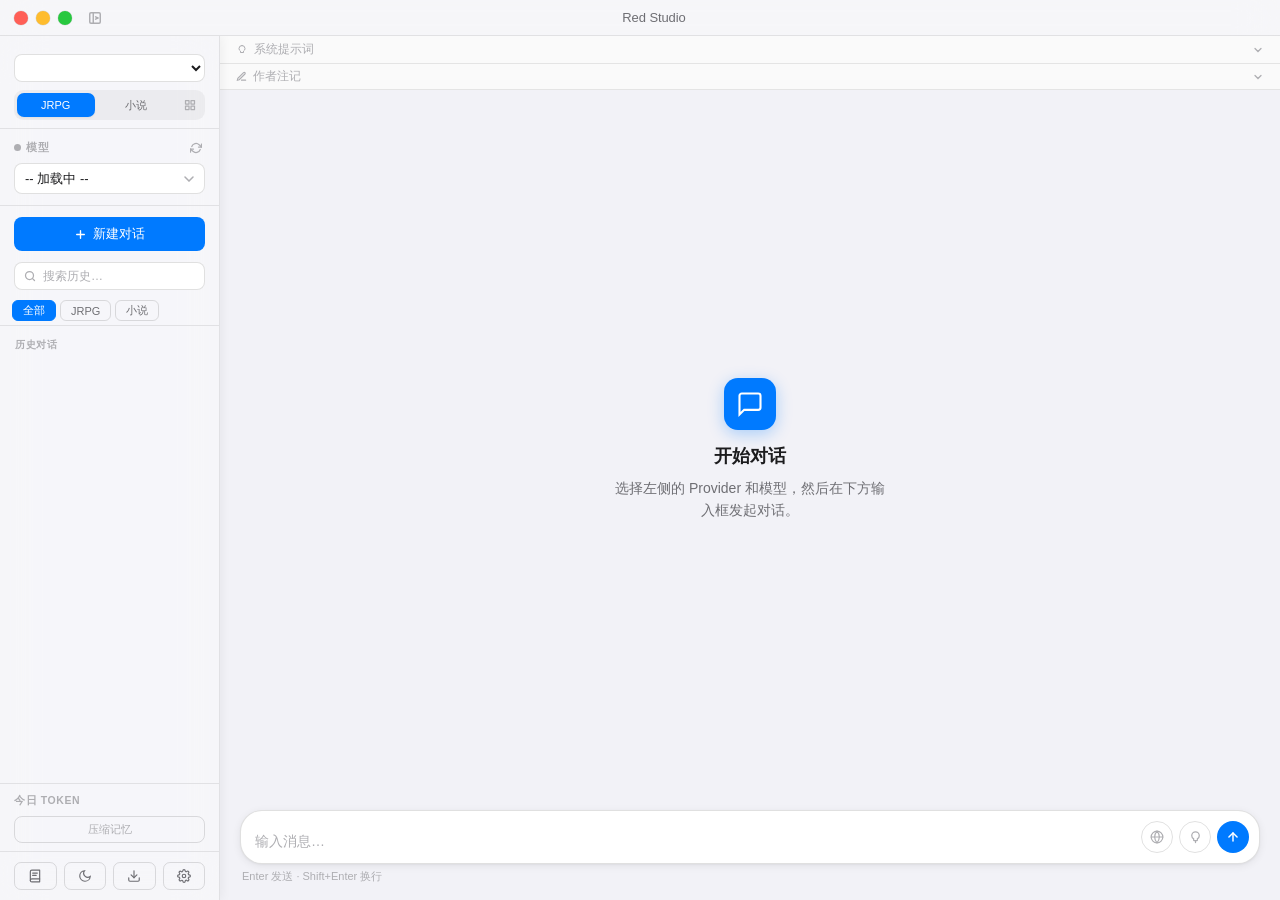
<file: frontend/index.html>
<!DOCTYPE html>
<html lang="zh-CN">
<head>
  <meta charset="UTF-8" />
  <meta name="viewport" content="width=device-width, initial-scale=1.0" />
  <title>Red Studio</title>
  <link rel="icon" href="data:image/svg+xml,<svg xmlns='http://www.w3.org/2000/svg' viewBox='0 0 100 100'><rect width='100' height='100' rx='22' fill='%23007aff'/><path d='M30 65V35h12l8 20 8-20h12v30h-8V48l-9 22h-6l-9-22v17z' fill='white'/></svg>">
  <link rel="stylesheet" href="style.css" />
  <!-- 260521 Red highlight.js 代码高亮主题（本地离线） -->
  <link rel="stylesheet" href="highlight-github-dark.min.css" />
</head>
<body>

<!-- ─── macOS 风格全宽标题栏 ─────────────────────────────────── -->
<!-- 260514 Red #titlebar 横跨整个窗口顶部，包含：
     左侧：交通灯按钮（关闭/最小化/最大化）
     中间：当前对话标题
     titlebar 其余区域鼠标按下时触发窗口拖拽 -->
<div id="titlebar">
  <!-- 260530 Red 左侧区域：交通灯 + 侧边栏折叠按钮，grid auto 列 -->
  <div id="titlebar-left">
    <div id="traffic-lights">
      <button class="tl" id="btn-close"    title="关闭"></button>
      <button class="tl" id="btn-minimize" title="最小化"></button>
      <button class="tl" id="btn-maximize" title="最大化"></button>
    </div>

    <!-- 260522 Red 侧边栏折叠/展开按钮 -->
    <button id="sidebar-toggle" title="折叠侧边栏">
      <svg width="14" height="14" viewBox="0 0 24 24" fill="none" stroke="currentColor" stroke-width="2.5" stroke-linecap="round" stroke-linejoin="round">
        <rect x="3" y="3" width="18" height="18" rx="2"/>
        <line x1="9" y1="3" x2="9" y2="21"/>
        <line class="toggle-chevron" x1="13" y1="10" x2="17" y2="12"/>
        <line class="toggle-chevron" x1="13" y1="14" x2="17" y2="12"/>
      </svg>
    </button>
  </div>

  <span id="titlebar-title">Red Studio</span>

  <!-- 260530 Red 右侧区域：流式生成徽章，grid auto 列 -->
  <div id="titlebar-right">
    <!-- 260521 Red 生成动画徽章 -->
    <div id="stream-badge">
      <img class="stream-cat" src="mona-loading.gif" alt="" />
      <span>生成中</span>
      <span class="stream-dots"></span>
    </div>
  </div>
</div>

<!-- ─── 主体（侧边栏 + 内容区） ──────────────────────────────── -->
<div id="content">

  <!-- ── 侧边栏 ─────────────────────────────────────────────── -->
  <div id="sidebar">
    <div id="sidebar-header">
      <!-- 供应商选择 -->
      <div id="provider-select-wrap">
        <select id="provider-select"></select>
      </div>

      <!-- 260522 Red 模式切换 pill：故事（角色扮演）/ 小说（互动写作） -->
      <div id="mode-tabs">
        <button class="mode-tab active" data-mode="rpg">JRPG</button>
        <button class="mode-tab" data-mode="novel">小说</button>
        <button id="presets-trigger" title="快速预设">
          <svg width="12" height="12" viewBox="0 0 24 24" fill="none" stroke="currentColor" stroke-width="2.5" stroke-linecap="round" stroke-linejoin="round">
            <rect x="3" y="3" width="7" height="7"/><rect x="14" y="3" width="7" height="7"/><rect x="3" y="14" width="7" height="7"/><rect x="14" y="14" width="7" height="7"/>
          </svg>
        </button>
      </div>
    </div>

    <!-- 模型选择 -->
    <div id="model-section">
      <div class="section-label">
        <span><span class="status-dot" id="provider-status"></span>模型</span>
        <!-- 260514 Red 刷新按钮，重新拉取当前 provider 的模型列表 -->
        <button id="refresh-models-btn" class="model-refresh-btn" title="刷新模型列表">
          <svg width="12" height="12" viewBox="0 0 24 24" fill="none" stroke="currentColor" stroke-width="2.5" stroke-linecap="round" stroke-linejoin="round">
            <polyline points="23 4 23 10 17 10"/><polyline points="1 20 1 14 7 14"/>
            <path d="M3.51 9a9 9 0 0 1 14.85-3.36L23 10M1 14l4.64 4.36A9 9 0 0 0 20.49 15"/>
          </svg>
        </button>
      </div>
      <select id="model-select">
        <option value="">-- 加载中 --</option>
      </select>
    </div>

    <!-- 新建对话 -->
    <button id="new-chat-btn">
      <svg width="13" height="13" viewBox="0 0 24 24" fill="none" stroke="currentColor" stroke-width="2.5" stroke-linecap="round">
        <line x1="12" y1="5" x2="12" y2="19"/><line x1="5" y1="12" x2="19" y2="12"/>
      </svg>
      新建对话
    </button>

    <!-- 合并模式专属区（RPG / 小说 共用） -->
    <div id="mode-section">
      <div id="mode-section-body"></div>
    </div>

    <!-- 历史搜索 -->
    <div id="history-search-wrap">
      <svg width="12" height="12" viewBox="0 0 24 24" fill="none" stroke="currentColor" stroke-width="2.5" stroke-linecap="round">
        <circle cx="11" cy="11" r="8"/><line x1="21" y1="21" x2="16.65" y2="16.65"/>
      </svg>
      <input id="history-search" type="text" placeholder="搜索历史…" autocomplete="off" />
    </div>

    <!-- 历史列表 -->
    <div id="history-filter">
      <button class="history-filter-btn active" data-filter="all">全部</button>
      <button class="history-filter-btn" data-filter="rpg">JRPG</button>
      <button class="history-filter-btn" data-filter="novel">小说</button>
    </div>
    <div id="chat-history">
      <div class="history-section-label">历史对话</div>
    </div>

    <!-- 今日 Token 内嵌面板 -->
    <div id="stats-inline-panel">
      <div id="stats-inline-header">
        <span class="stats-inline-title">今日 Token</span>
        <span id="stats-inline-date"></span>
      </div>
      <div id="stats-inline-body"></div>
      <!-- 260525 Red 记忆压缩：将旧消息 AI 摘要后替换，释放上下文空间 -->
      <button id="compress-memory-btn" title="将历史对话压缩为摘要，释放上下文空间">压缩记忆</button>
    </div>

    <!-- 底部工具 -->
    <div id="sidebar-footer">
      <button class="icon-btn" id="knowledge-btn" title="知识库">
        <svg width="14" height="14" viewBox="0 0 24 24" fill="none" stroke="currentColor" stroke-width="2" stroke-linecap="round" stroke-linejoin="round">
          <path d="M4 19.5A2.5 2.5 0 0 1 6.5 17H20"/><path d="M6.5 2H20v20H6.5A2.5 2.5 0 0 1 4 19.5v-15A2.5 2.5 0 0 1 6.5 2z"/>
          <line x1="8" y1="7" x2="16" y2="7"/><line x1="8" y1="11" x2="14" y2="11"/>
        </svg>
      </button>
      <button class="icon-btn" id="theme-btn" title="切换主题（亮色 / 护眼米 / 护眼绿 / 深蓝 / 纯黑）">
        <svg width="14" height="14" viewBox="0 0 24 24" fill="none" stroke="currentColor" stroke-width="2" stroke-linecap="round">
          <path d="M21 12.79A9 9 0 1 1 11.21 3 7 7 0 0 0 21 12.79z"/>
        </svg>
      </button>
      <button class="icon-btn" id="export-btn" title="导出对话">
        <svg width="14" height="14" viewBox="0 0 24 24" fill="none" stroke="currentColor" stroke-width="2" stroke-linecap="round">
          <path d="M21 15v4a2 2 0 0 1-2 2H5a2 2 0 0 1-2-2v-4"/><polyline points="7 10 12 15 17 10"/><line x1="12" y1="15" x2="12" y2="3"/>
        </svg>
      </button>
      <button class="icon-btn" id="settings-btn" title="设置">
        <svg width="14" height="14" viewBox="0 0 24 24" fill="none" stroke="currentColor" stroke-width="2" stroke-linecap="round">
          <circle cx="12" cy="12" r="3"/>
          <path d="M19.4 15a1.65 1.65 0 0 0 .33 1.82l.06.06a2 2 0 0 1-2.83 2.83l-.06-.06a1.65 1.65 0 0 0-1.82-.33 1.65 1.65 0 0 0-1 1.51V21a2 2 0 0 1-4 0v-.09A1.65 1.65 0 0 0 9 19.4a1.65 1.65 0 0 0-1.82.33l-.06.06a2 2 0 0 1-2.83-2.83l.06-.06A1.65 1.65 0 0 0 4.68 15a1.65 1.65 0 0 0-1.51-1H3a2 2 0 0 1 0-4h.09A1.65 1.65 0 0 0 4.6 9a1.65 1.65 0 0 0-.33-1.82l-.06-.06a2 2 0 0 1 2.83-2.83l.06.06A1.65 1.65 0 0 0 9 4.68a1.65 1.65 0 0 0 1-1.51V3a2 2 0 0 1 4 0v.09a1.65 1.65 0 0 0 1 1.51 1.65 1.65 0 0 0 1.82-.33l.06-.06a2 2 0 0 1 2.83 2.83l-.06.06A1.65 1.65 0 0 0 19.4 9a1.65 1.65 0 0 0 1.51 1H21a2 2 0 0 1 0 4h-.09a1.65 1.65 0 0 0-1.51 1z"/>
        </svg>
      </button>
    </div>
  </div>

  <!-- ── 主内容区 ──────────────────────────────────────────── -->
  <div id="main">
    <!-- 260515 Red 系统提示词栏：可折叠，每条对话独立设置 -->
    <div id="sys-prompt-bar">
      <button id="sys-prompt-toggle">
        <svg width="12" height="12" viewBox="0 0 24 24" fill="none" stroke="currentColor" stroke-width="2" stroke-linecap="round">
          <path d="M9.663 17h4.673M12 3a6 6 0 0 1 6 6 6 6 0 0 1-3 5.197V16a1 1 0 0 1-1 1H10a1 1 0 0 1-1-1v-1.803A6 6 0 0 1 6 9a6 6 0 0 1 6-6z"/>
        </svg>
        <span id="sys-prompt-label">系统提示词</span>
        <svg class="sys-prompt-chevron" viewBox="0 0 24 24" fill="none" stroke="currentColor" stroke-width="2.5" stroke-linecap="round">
          <polyline points="6 9 12 15 18 9"/>
        </svg>
      </button>
      <div id="sys-prompt-content">
        <textarea id="sys-prompt-input" rows="3" placeholder="输入系统提示词（可选）…小说/RPG 模式下会追加到自动生成的提示词之后"></textarea>
      </div>
    </div>

    <!-- 260523 Red 作者注记栏：可折叠，内容插入 context 靠后位置，静默修正 AI 行为 -->
    <div id="author-note-bar">
      <button id="author-note-toggle">
        <svg width="11" height="11" viewBox="0 0 24 24" fill="none" stroke="currentColor" stroke-width="2.5" stroke-linecap="round">
          <path d="M12 20h9"/><path d="M16.5 3.5a2.121 2.121 0 0 1 3 3L7 19l-4 1 1-4L16.5 3.5z"/>
        </svg>
        <span>作者注记</span>
        <svg class="author-note-chevron" viewBox="0 0 24 24" fill="none" stroke="currentColor" stroke-width="2.5" stroke-linecap="round">
          <polyline points="6 9 12 15 18 9"/>
        </svg>
      </button>
      <div id="author-note-content">
        <textarea id="author-note-input" rows="2" placeholder="临时指令，插在 context 靠后位置（AI 会优先注意）…&#10;例：请保持文风克制，避免过度煽情"></textarea>
        <div id="author-note-depth-row">
          <span>插入深度（距末尾条数）</span>
          <input id="author-note-depth" type="number" value="3" min="1" max="20">
        </div>
      </div>
    </div>

    <!-- JRPG 模式状态栏 -->
    <div id="rpg-status-bar" class="hidden">
      <span class="rpg-stat" id="rpg-hp">❤️ <strong id="rpg-hp-val">100</strong>/<span id="rpg-hp-max">100</span></span>
      <span class="rpg-stat" id="rpg-mp">💙 <strong id="rpg-mp-val">50</strong>/<span id="rpg-mp-max">50</span></span>
      <span class="rpg-stat-sep">·</span>
      <span class="rpg-stat">⭐ Lv.<strong id="rpg-lv">1</strong></span>
      <span class="rpg-stat">✨ <strong id="rpg-exp-val">0</strong>/<span id="rpg-exp-next">100</strong></span>
      <span class="rpg-stat-sep">·</span>
      <span class="rpg-stat">💰 <strong id="rpg-gold">50</strong></span>
      <span class="rpg-stat-sep">·</span>
      <span class="rpg-stat" title="德行">🎖<strong id="rpg-social-virtue">5</strong></span>
      <span class="rpg-stat" title="智识">📚<strong id="rpg-social-intel">5</strong></span>
      <span class="rpg-stat" title="体魄">💪<strong id="rpg-social-body">5</strong></span>
      <span class="rpg-stat" title="魅力">💖<strong id="rpg-social-charm">5</strong></span>
      <span id="rpg-char-name-tag"></span>
      <button id="jrpg-skill-toggle" class="rpg-stat-btn" title="技能管理">⚡技能</button>
      <button id="jrpg-npc-toggle" class="rpg-stat-btn" title="NPC 关系">👥</button>
    </div>

    <!-- JRPG 技能面板 -->
    <div id="jrpg-skill-panel" class="hidden">
      <div id="jrpg-skill-list"></div>
    </div>

    <!-- JRPG NPC 关系面板 -->
    <div id="jrpg-npc-panel" class="hidden">
      <div id="jrpg-npc-list"></div>
    </div>

    <!-- 消息区 / 欢迎页 -->
    <div id="messages">
      <div id="welcome">
        <div class="welcome-icon">
          <svg width="28" height="28" viewBox="0 0 24 24" fill="none" stroke="white" stroke-width="1.8" stroke-linecap="round">
            <path d="M21 15a2 2 0 0 1-2 2H7l-4 4V5a2 2 0 0 1 2-2h14a2 2 0 0 1 2 2z"/>
          </svg>
        </div>
        <h2>开始对话</h2>
        <p>选择左侧的 Provider 和模型，然后在下方输入框发起对话。</p>
      </div>
    </div>

    <!-- 输入区域 -->
    <div id="input-area">
      <div id="input-card">
        <textarea id="user-input" placeholder="输入消息…" rows="1"></textarea>
        <!-- 260523 Red 联网搜索切换按钮，激活时蓝色高亮，发消息前自动调用 Ollama 搜索 -->
        <button id="web-btn" title="联网搜索（Ollama）">
          <svg width="14" height="14" viewBox="0 0 24 24" fill="none" stroke="currentColor" stroke-width="2" stroke-linecap="round">
            <circle cx="12" cy="12" r="10"/>
            <line x1="2" y1="12" x2="22" y2="12"/>
            <path d="M12 2a15.3 15.3 0 0 1 4 10 15.3 15.3 0 0 1-4 10 15.3 15.3 0 0 1-4-10 15.3 15.3 0 0 1 4-10z"/>
          </svg>
        </button>
        <!-- 260514 Red 思考模式切换按钮，激活时紫色高亮，向 API 传递 enable_thinking -->
        <button id="think-btn" title="思考模式">
          <svg width="15" height="15" viewBox="0 0 24 24" fill="none" stroke="currentColor" stroke-width="2" stroke-linecap="round">
            <path d="M9.663 17h4.673M12 3a6 6 0 0 1 6 6 6 6 0 0 1-3 5.197V16a1 1 0 0 1-1 1H10a1 1 0 0 1-1-1v-1.803A6 6 0 0 1 6 9a6 6 0 0 1 6-6z"/>
            <line x1="12" y1="20" x2="12" y2="17"/>
          </svg>
        </button>
        <button id="send-btn" title="发送 (Enter)">
          <svg width="14" height="14" viewBox="0 0 24 24" fill="none" stroke="currentColor" stroke-width="2.5" stroke-linecap="round">
            <line x1="12" y1="19" x2="12" y2="5"/><polyline points="5 12 12 5 19 12"/>
          </svg>
        </button>
      </div>
      <div id="input-footer">
        <span id="input-hint">Enter 发送 · Shift+Enter 换行</span>
        <span id="think-status">思考模式已开启</span>
        <span id="token-total" title="当前对话累计 token 消耗"></span>
        <button id="stop-btn">停止生成</button>
        <button id="tts-stop-btn">⏹ 停止朗读</button>
      </div>
    </div>
  </div>

</div><!-- #content -->

<!-- ─── 设置面板 ────────────────────────────────────────────── -->
<div id="settings-overlay">
  <div id="settings-panel">
    <h2>设置</h2>
    <div class="settings-group">
      <div class="settings-group-title">供应商</div>
      <div id="s-provider-list"></div>
      <button class="btn-secondary" id="s-add-provider-btn" style="margin-top:8px;width:100%">+ 添加供应商</button>
      <div id="s-provider-form" style="display:none">
        <div id="s-provider-form-title"></div>
        <div class="settings-row"><label>名称</label><input type="text" id="spe-name" placeholder="如：豆包" maxlength="20" /></div>
        <div class="settings-row"><label>类型</label>
          <select id="spe-type">
            <option value="openai-compat">OpenAI 兼容（GLM / 豆包 / Qwen 等）</option>
            <option value="ollama">Ollama（本地）</option>
          </select>
        </div>
        <div class="settings-row"><label>Base URL</label><input type="text" id="spe-url" placeholder="https://..." /></div>
        <div class="settings-row" id="spe-key-row"><label>API Key</label><input type="password" id="spe-key" placeholder="sk-..." /></div>
        <div class="settings-actions">
          <button class="btn-secondary" id="spe-cancel">取消</button>
          <button class="btn-primary" id="spe-save">保存</button>
        </div>
      </div>
    </div>
    <div class="settings-group">
      <div class="settings-group-title">生成参数</div>
      <div class="settings-row"><label>Temperature（0 ~ 2）</label><input type="number" id="s-temperature" min="0" max="2" step="0.1" /></div>
      <div class="settings-row"><label>Max Tokens</label><input type="number" id="s-max-tokens" min="256" max="32768" step="256" /></div>
      <div class="settings-row"><label>Top P（0 ~ 1）</label><input type="number" id="s-top-p" min="0" max="1" step="0.05" /></div>
      <!-- 260514 Red Frequency / Presence Penalty 仅 OpenAI 兼容接口生效，Ollama 不传 -->
      <div class="settings-row"><label>Frequency Penalty（-2 ~ 2，仅 OpenAI / DeepSeek）</label><input type="number" id="s-frequency-penalty" min="-2" max="2" step="0.1" /></div>
      <div class="settings-row"><label>Presence Penalty（-2 ~ 2，仅 OpenAI / DeepSeek）</label><input type="number" id="s-presence-penalty" min="-2" max="2" step="0.1" /></div>
    </div>
    <div class="settings-group">
      <div class="settings-group-title">AI 角色</div>
      <div class="settings-row">
        <label>名称</label>
        <input type="text" id="s-ai-name" placeholder="AI" maxlength="20" />
      </div>
      <div class="settings-row">
        <label>头像</label>
        <!-- 260514 Red 头像预览圆圈，点击触发文件选择 -->
        <div id="s-avatar-preview" class="avatar-preview"></div>
        <input type="file" id="s-avatar-input" accept="image/*" style="display:none" />
        <div style="display:flex;gap:6px;margin-top:8px">
          <button type="button" class="btn-secondary" id="s-avatar-btn">选择图片</button>
          <button type="button" class="btn-secondary" id="s-avatar-clear">移除头像</button>
        </div>
      </div>
    </div>
    <!-- 260523 Red 联网搜索设置 -->
    <div class="settings-group">
      <div class="settings-group-title">联网搜索</div>
      <div class="settings-row">
        <label>Ollama API Key</label>
        <input type="password" id="s-ollama-api-key" placeholder="在 ollama.com 免费注册获取" />
      </div>
      <div class="settings-row" style="font-size:11px;color:var(--text-tertiary);padding-top:0">
        <span>搜索结果注入上下文，适用于所有模型（DeepSeek / Qwen / Ollama 均可）</span>
      </div>
    </div>
    <div class="settings-group">
      <div class="settings-group-title">写作模板</div>
      <div id="s-template-list"></div>
      <div style="display:flex;gap:6px;margin-top:8px">
        <button class="btn-secondary" id="s-template-add-btn" style="flex:1">+ 新建模板</button>
      </div>
      <div id="s-template-form" style="display:none;margin-top:10px;padding-top:10px;border-top:1px solid var(--input-border)">
        <div id="s-template-form-title" style="font-size:12px;font-weight:600;color:var(--text-secondary);margin-bottom:8px"></div>
        <div class="settings-row"><label>模板名称</label><input type="text" id="st-name" placeholder="如：言情宿舍" maxlength="30" /></div>
        <div class="settings-row" style="flex-direction:row;gap:12px">
          <div style="flex:1"><label>默认男主名</label><input type="text" id="st-hero" placeholder="林然" maxlength="20" /></div>
          <div style="width:100px"><label>默认视角</label>
            <select id="st-pov">
              <option value="third" selected>第三人称</option>
              <option value="first">第一人称</option>
            </select>
          </div>
          <div style="width:90px"><label>默认字数</label><input type="number" id="st-words" value="200" min="50" max="1000" step="50" /></div>
        </div>
        <div class="settings-row"><label>好感度系统 <span style="font-weight:400;color:var(--text-tertiary);font-size:11px">（开启后每轮自动注入好感度提醒）</span></label>
          <label style="flex-direction:row;align-items:center;gap:6px;font-size:13px;cursor:pointer">
            <input type="checkbox" id="st-fav" checked /> 启用好感度
          </label>
        </div>
        <div class="settings-row" style="flex-direction:column;align-items:stretch">
          <label>模板内容 <span style="font-weight:400;color:var(--text-tertiary);font-size:11px">支持 {hero_name} {story_dir} {word_count} {pov} 占位符</span></label>
          <textarea id="st-content" rows="10" placeholder="粘贴你的完整提示词模板内容…" style="width:100%;padding:8px 10px;border-radius:var(--radius-sm);border:1px solid var(--input-border);background:var(--input-bg);color:var(--text-primary);font-size:13px;font-family:var(--font);resize:vertical;outline:none;line-height:1.5;box-sizing:border-box"></textarea>
    </div>
    <!-- 260601 Red 导入已有角色卡 -->
    <div class="settings-group-title" style="font-size:12px;color:var(--text-secondary);margin:8px 0 6px">
      导入已有角色
    </div>
    <div id="rpg-import-list" style="display:flex;flex-wrap:wrap;gap:6px;min-height:24px">
      <span style="font-size:11px;color:var(--text-tertiary)">暂无已保存角色</span>
    </div>
    <div class="settings-actions">
          <button class="btn-secondary" id="st-cancel">取消</button>
          <button class="btn-primary" id="st-save">保存</button>
        </div>
      </div>
    </div>
    <div class="settings-group">
      <div class="settings-group-title">朗读（TTS）</div>
      <div class="settings-row">
        <label>引擎</label>
        <select id="s-tts-engine" onchange="loadTtsVoices(this.value)">
          <option value="mimo">小米 MiMo TTS（在线·限时免费）</option>
          <option value="edge">Edge TTS（在线·神经网络）</option>
          <option value="sapi">Windows SAPI（离线）</option>
        </select>
      </div>
      <!-- 260523 Red 小米 MiMo API Key，仅 mimo 引擎时显示 -->
      <div class="settings-row" id="s-mimo-key-row" style="display:none">
        <label>MiMo API Key</label>
        <input type="password" id="s-mimo-api-key" placeholder="在 platform.xiaomimimo.com 获取" />
      </div>
      <div class="settings-row">
        <label>声线</label>
        <select id="s-tts-voice">
          <option value="">默认</option>
        </select>
      </div>
      <div class="settings-row">
        <label>语速（-10 最慢 · 0 正常 · 10 最快）</label>
        <input type="number" id="s-tts-rate" min="-10" max="10" step="1" value="0" />
      </div>
    </div>
    <div class="settings-group">
      <div class="settings-group-title">界面</div>
      <div class="settings-row">
        <label>聊天字体大小</label>
        <select id="s-chat-font-size">
          <option value="13">小（13px）</option>
          <option value="14" selected>默认（14px）</option>
          <option value="15">大（15px）</option>
          <option value="16">超大（16px）</option>
        </select>
      </div>
    </div>
    <div class="settings-actions">
      <button class="btn-secondary" id="settings-cancel">取消</button>
      <button class="btn-primary" id="settings-save">保存</button>
    </div>
  </div>
</div>

<!-- 260515 Red 提示词库面板 -->
<div id="prompts-overlay">
  <div id="prompts-panel">
    <div id="prompts-panel-header">
      <h2>提示词库</h2>
      <button class="btn-secondary" id="prompts-add-btn">+ 新建</button>
    </div>
    <div id="prompts-list"></div>
    <div id="prompts-form">
      <div class="settings-row">
        <label>标题（可选）</label>
        <input type="text" id="prompt-title-input" placeholder="如：翻译助手" maxlength="40" />
      </div>
      <div class="settings-row">
        <label>提示词内容</label>
        <textarea id="prompt-content-input" rows="5" placeholder="输入提示词…"></textarea>
      </div>
      <div class="settings-actions">
        <button class="btn-secondary" id="prompt-form-cancel">取消</button>
        <button class="btn-primary" id="prompt-form-save">保存</button>
      </div>
    </div>
  </div>
</div>


<!-- 260515 Red 故事模式角色头像上传（隐藏，由 JS 动态触发） -->
<input type="file" id="char-avatar-input" accept="image/*" style="display:none" />

<!-- 260522 Red 故事模式角色卡面板 -->
<div id="story-char-card-overlay">
  <div id="story-char-card-panel">
    <h2 id="story-char-card-title">角色卡</h2>
    <div class="settings-group" style="margin:0">
      <div class="settings-row"><label>姓名</label><input type="text" id="sc-name" placeholder="洛依" maxlength="30"/></div>
      <div class="settings-row"><label>身份 / 称谓</label><input type="text" id="sc-identity" placeholder="猫耳女仆、邻班同学…" maxlength="60"/></div>
      <div class="settings-row"><label>外貌描述</label><input type="text" id="sc-appearance" placeholder="银发、紫眸、猫耳…" maxlength="100"/></div>
      <div class="settings-row"><label>性格</label><input type="text" id="sc-personality" placeholder="傲娇、温柔、毒舌…" maxlength="100"/></div>
      <div class="settings-row"><label>语言风格</label><input type="text" id="sc-speech" placeholder="自称"本小姐"、句末加"喵"…" maxlength="100"/></div>
      <div class="settings-row"><label>爱好</label><input type="text" id="sc-hobbies" placeholder="读书、弹琴…" maxlength="100"/></div>
      <div class="settings-row"><label>与主角关系</label><input type="text" id="sc-relationship" placeholder="青梅竹马、契约主人…" maxlength="100"/></div>
      <div class="settings-row" style="flex-direction:column;align-items:stretch">
        <label style="margin-bottom:6px">背景故事</label>
        <textarea id="sc-background" rows="3" placeholder="角色的出身、经历、世界观设定…"></textarea>
      </div>
      <div class="settings-row" style="flex-direction:column;align-items:stretch">
        <label style="margin-bottom:6px">补充信息</label>
        <textarea id="sc-extra" rows="2" placeholder="禁忌话题、特殊规则、其他细节…"></textarea>
      </div>
    </div>
    <div class="settings-actions" style="margin-top:16px">
      <button class="btn-secondary" id="sc-delete" style="margin-right:auto">删除</button>
      <!-- 260523 Red 导入酒馆格式 PNG 角色卡 -->
      <button class="btn-secondary" id="sc-import-png" title="从 SillyTavern PNG 角色卡导入">导入 PNG</button>
      <input type="file" id="sc-import-file" accept=".png" style="display:none"/>
      <button class="btn-secondary" id="sc-cancel">取消</button>
      <button class="btn-primary" id="sc-save">保存</button>
    </div>
  </div>
</div>

<!-- 260522 Red 女主角角色卡面板 -->
<div id="heroine-card-overlay">
  <div id="heroine-card-panel">
    <h2 id="heroine-card-title">角色卡</h2>
    <div class="settings-group" style="margin:0">
      <div class="settings-row"><label>姓名</label><input type="text" id="hc-name" placeholder="林晓柔" maxlength="30"/></div>
      <div class="settings-row"><label>出生日期</label><input type="text" id="hc-birth" placeholder="2000年3月15日" maxlength="30"/></div>
      <div class="settings-row"><label>身高</label><input type="text" id="hc-height" placeholder="165cm" maxlength="10"/></div>
      <div class="settings-row"><label>身材体型</label><input type="text" id="hc-figure" placeholder="苗条、纤细、长腿…" maxlength="80"/></div>
      <div class="settings-row"><label>外貌描述</label><input type="text" id="hc-appearance" placeholder="长发、杏眼、气质出众…" maxlength="100"/></div>
      <div class="settings-row"><label>性格关键词</label><input type="text" id="hc-personality" placeholder="开朗、温柔、有主见…" maxlength="100"/></div>
      <div class="settings-row"><label>语言风格</label><input type="text" id="hc-speech" placeholder="说话温和、偶尔毒舌…" maxlength="100"/></div>
      <div class="settings-row"><label>爱好</label><input type="text" id="hc-hobbies" placeholder="读书、跑步、做饭…" maxlength="100"/></div>
      <div class="settings-row"><label>出身 / 身份</label><input type="text" id="hc-origin" placeholder="大学生、职场新人、设计师…" maxlength="150"/></div>
      <div class="settings-row" style="flex-direction:column;align-items:stretch">
        <label style="margin-bottom:6px">当前状态 / 背景</label>
        <textarea id="hc-schedule" rows="3" placeholder="当前所处情境、近期发生的事…"></textarea>
      </div>
      <div class="settings-row" style="flex-direction:column;align-items:stretch">
        <label style="margin-bottom:6px">补充信息</label>
        <textarea id="hc-extra" rows="2" placeholder="人际关系、语言、其他细节…"></textarea>
      </div>
    </div>
    <div class="settings-actions" style="margin-top:16px">
      <button class="btn-secondary" id="hc-delete" style="margin-right:auto">删除</button>
      <!-- 260523 Red 导入酒馆格式 PNG 角色卡 -->
      <button class="btn-secondary" id="hc-import-png" title="从 SillyTavern PNG 角色卡导入">导入 PNG</button>
      <input type="file" id="hc-import-file" accept=".png" style="display:none"/>
      <button class="btn-secondary" id="hc-cancel">取消</button>
      <button class="btn-primary" id="hc-save">保存</button>
    </div>
  </div>
</div>

<!-- 260521 Red marked.js / highlight.js 本地离线版 -->
<!-- 260601 Red JRPG 角色创建面板 -->
<div id="rpg-setup-overlay" class="hidden">
  <div id="rpg-setup-panel">
    <h2>⚔ 开始冒险</h2>
    <div class="settings-row">
      <label>角色名 <span style="color:var(--danger)">*</span></label>
      <input id="rpg-char-name" type="text" placeholder="必填" maxlength="20">
    </div>
    <div class="settings-group-title" style="font-size:12px;color:var(--text-secondary);margin:4px 0 6px">
      初始元素
    </div>
    <div id="rpg-element-grid">
      <button class="rpg-element-btn" data-element="fire" title="火">🔥</button>
      <button class="rpg-element-btn" data-element="water" title="水">💧</button>
      <button class="rpg-element-btn" data-element="ground" title="地">🌍</button>
      <button class="rpg-element-btn" data-element="wind" title="风">🌪</button>
      <button class="rpg-element-btn" data-element="ice" title="冰">❄️</button>
      <button class="rpg-element-btn" data-element="thunder" title="雷">⚡</button>
      <button class="rpg-element-btn" data-element="wood" title="木">🌳</button>
      <button class="rpg-element-btn" data-element="light" title="光">✨</button>
      <button class="rpg-element-btn" data-element="dark" title="暗">🌑</button>
    </div>
    <div class="settings-group-title" style="font-size:12px;color:var(--text-secondary);margin:8px 0 6px">
      战斗属性（各 1-3，上限 100）
    </div>
    <div id="rpg-stats-grid">
      <div class="rpg-stat-item"><label>力</label><input class="rpg-stat-input" id="rpg-str" type="number" value="1" min="1" max="3"></div>
      <div class="rpg-stat-item"><label>魔</label><input class="rpg-stat-input" id="rpg-mag" type="number" value="1" min="1" max="3"></div>
      <div class="rpg-stat-item"><label>速</label><input class="rpg-stat-input" id="rpg-spd" type="number" value="1" min="1" max="3"></div>
      <div class="rpg-stat-item"><label>防</label><input class="rpg-stat-input" id="rpg-def" type="number" value="1" min="1" max="3"></div>
      <div class="rpg-stat-item"><label>体力</label><input class="rpg-stat-input" id="rpg-sta" type="number" value="1" min="1" max="3"></div>
    </div>
    <div class="settings-group-title" style="font-size:12px;color:var(--text-secondary);margin:8px 0 6px">
      社交属性（各 1-2，上限 50）
    </div>
    <div id="rpg-social-grid">
      <div class="rpg-stat-item"><label>德行</label><input class="rpg-stat-input" id="rpg-virtue" type="number" value="1" min="1" max="2"></div>
      <div class="rpg-stat-item"><label>智识</label><input class="rpg-stat-input" id="rpg-intel" type="number" value="1" min="1" max="2"></div>
      <div class="rpg-stat-item"><label>体魄</label><input class="rpg-stat-input" id="rpg-body" type="number" value="1" min="1" max="2"></div>
      <div class="rpg-stat-item"><label>魅力</label><input class="rpg-stat-input" id="rpg-charm" type="number" value="1" min="1" max="2"></div>
    </div>
    <div class="settings-actions">
      <button class="btn-secondary" id="rpg-setup-cancel">取消</button>
      <button class="btn-primary" id="rpg-setup-confirm">出发！</button>
    </div>
  </div>
</div>

<!-- 260523 Red 小说新故事设定面板（模板驱动） -->
<div id="novel-setup-overlay" class="hidden">
  <div id="novel-setup-panel">
    <h2>新故事</h2>
    <div class="settings-row" style="flex-direction:column;align-items:stretch;gap:6px">
      <label>选择模板 <span style="font-weight:400;color:var(--text-tertiary);font-size:11px">（在设置中管理模板）</span></label>
      <div id="ns-template-select" style="display:flex;flex-wrap:wrap;gap:6px"></div>
    </div>
    <div class="settings-row" style="flex-direction:row;gap:12px">
      <div style="flex:1"><label>男主名</label><input type="text" id="ns-hero-name" maxlength="20"/></div>
      <div style="flex:1"><label>视角</label>
        <select id="ns-pov">
          <option value="third" selected>第三人称</option>
          <option value="first">第一人称</option>
        </select>
      </div>
      <div style="flex:1"><label>字数/轮</label><input id="ns-word-count" type="number" min="50" max="1000" step="50"></div>
    </div>
    <div class="settings-actions">
      <button class="btn-secondary" id="novel-setup-cancel">取消</button>
      <button class="btn-primary" id="novel-setup-confirm">开始故事</button>
    </div>
  </div>
</div>

<!-- 260523 Red 角色库 overlay -->
<div id="charlib-overlay">
  <div id="charlib-panel">
    <div class="overlay-header">
      <span>角色库</span>
      <button class="overlay-close" id="charlib-close">✕</button>
    </div>

    <div id="charlib-tabs">
      <button class="charlib-tab active" data-lib="novel">小说角色</button>
      <button class="charlib-tab" data-lib="story">聊天角色</button>
    </div>

    <div id="charlib-list"></div>

    <div id="charlib-footer">
      <button id="charlib-new-btn">＋ 新建</button>
      <div style="flex:1"></div>
      <button id="charlib-import-btn">↑ 导入 JSON</button>
      <button id="charlib-export-btn">↓ 导出 JSON</button>
    </div>
  </div>
</div>

<!-- 260526 Red 知识库入口 overlay -->
<div id="knowledge-overlay">
  <div id="knowledge-panel">
    <button class="knowledge-entry" id="knowledge-prompts">
      <svg width="20" height="20" viewBox="0 0 24 24" fill="none" stroke="currentColor" stroke-width="2" stroke-linecap="round">
        <path d="M19 21l-7-5-7 5V5a2 2 0 0 1 2-2h10a2 2 0 0 1 2 2z"/>
      </svg>
      提示词库
    </button>
    <button class="knowledge-entry" id="knowledge-charlib">
      <svg width="20" height="20" viewBox="0 0 24 24" fill="none" stroke="currentColor" stroke-width="2" stroke-linecap="round" stroke-linejoin="round">
        <path d="M17 21v-2a4 4 0 0 0-4-4H5a4 4 0 0 0-4 4v2"/>
        <circle cx="9" cy="7" r="4"/>
        <path d="M23 21v-2a4 4 0 0 0-3-3.87"/>
        <path d="M16 3.13a4 4 0 0 1 0 7.75"/>
      </svg>
      角色库
    </button>
  </div>
</div>

<!-- 260526 Red 隐藏代理按钮，由动态 mode-section 触发 -->
<button id="rpg-setup-btn" style="display:none"></button>
<button id="novel-new-story-btn" style="display:none"></button>

<!-- 260526 Red 快速预设 overlay -->
<div id="presets-overlay">
  <div id="presets-panel">
    <div class="overlay-header">
      <span>快速预设</span>
      <button class="overlay-close" id="presets-close">✕</button>
    </div>
    <div id="presets-grid"></div>
  </div>
</div>

<!-- 260530 Red 自定义重命名弹窗（替代 window.prompt） -->
<div id="rename-overlay" class="hidden">
  <div id="rename-panel">
    <div class="overlay-header">
      <span>RedStudio</span>
      <button class="overlay-close" id="rename-close">✕</button>
    </div>
    <div class="rename-body">
      <label>重命名对话</label>
      <input type="text" id="rename-input" maxlength="40" autocomplete="off" />
    </div>
    <div class="settings-actions">
      <button class="btn-primary" id="rename-confirm">确定</button>
      <button class="btn-secondary" id="rename-cancel">取消</button>
    </div>
  </div>
</div>

<script src="marked.min.js"></script>
<script src="highlight.min.js"></script>
<script src="app.js"></script>
</body>
</html>
</file>
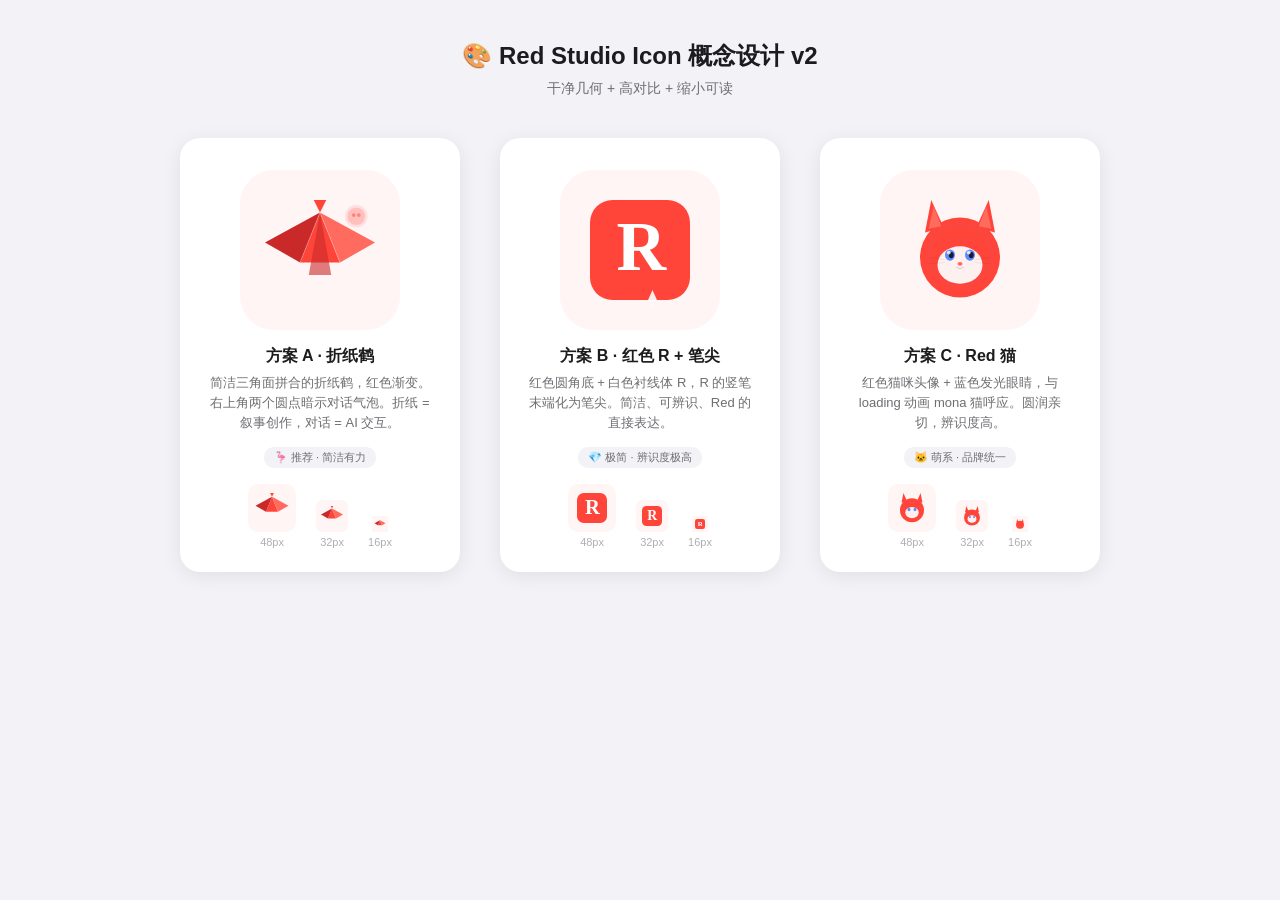
<file: icon_preview.html>
<!DOCTYPE html>
<html lang="zh-CN">
<head>
<meta charset="UTF-8">
<meta name="viewport" content="width=device-width, initial-scale=1.0">
<title>Red Studio Icon 概念预览 v2</title>
<style>
  * { margin: 0; padding: 0; box-sizing: border-box; }
  body {
    font-family: -apple-system, BlinkMacSystemFont, "SF Pro Display", "Segoe UI", sans-serif;
    background: #f2f2f7;
    color: #1c1c1e;
    padding: 40px 20px;
    display: flex;
    flex-direction: column;
    align-items: center;
  }
  h1 { font-size: 24px; font-weight: 600; margin-bottom: 8px; }
  .sub { font-size: 14px; color: #6e6e73; margin-bottom: 40px; }
  .grid {
    display: flex;
    gap: 40px;
    flex-wrap: wrap;
    justify-content: center;
  }
  .card {
    background: #fff;
    border-radius: 20px;
    padding: 32px 28px 24px;
    box-shadow: 0 4px 20px rgba(0,0,0,0.08);
    width: 280px;
    display: flex;
    flex-direction: column;
    align-items: center;
    text-align: center;
  }
  .card h2 { font-size: 16px; font-weight: 600; margin: 16px 0 6px; }
  .card p { font-size: 13px; color: #6e6e73; line-height: 1.55; }
  .icon-wrap {
    width: 160px;
    height: 160px;
    display: flex;
    align-items: center;
    justify-content: center;
  }
  .icon-wrap svg { width: 100%; height: 100%; }
  .sizes { display: flex; gap: 20px; margin-top: 16px; align-items: flex-end; }
  .sizes .icon-sm { display: flex; flex-direction: column; align-items: center; gap: 4px; }
  .sizes span { font-size: 11px; color: #aeaeb2; }
  .badge {
    margin-top: 14px;
    font-size: 11px;
    padding: 3px 10px;
    border-radius: 10px;
    background: #f2f2f7;
    color: #6e6e73;
    font-weight: 500;
  }
</style>
</head>
<body>

<h1>🎨 Red Studio Icon 概念设计 v2</h1>
<p class="sub">干净几何 + 高对比 + 缩小可读</p>

<div class="grid">

  <!-- 方案 A：折纸鹤 -->
  <div class="card">
    <div class="icon-wrap">
      <svg viewBox="0 0 256 256" xmlns="http://www.w3.org/2000/svg">
        <defs>
          <linearGradient id="bgA" x1="0" y1="0" x2="256" y2="256">
            <stop offset="0%" stop-color="#fff5f5"/>
            <stop offset="100%" stop-color="#ffe8e8"/>
          </linearGradient>
          <linearGradient id="craneA" x1="0" y1="40" x2="200" y2="200">
            <stop offset="0%" stop-color="#ff453a"/>
            <stop offset="100%" stop-color="#d63031"/>
          </linearGradient>
          <linearGradient id="craneDarkA" x1="0" y1="0" x2="100" y2="100">
            <stop offset="0%" stop-color="#c92929"/>
            <stop offset="100%" stop-color="#a81d1d"/>
          </linearGradient>
        </defs>
        <!-- 圆角背景 -->
        <rect width="256" height="256" rx="54" fill="url(#bgA)"/>
        <!-- 折纸鹤：由简洁三角面组成 -->
        <!-- 身体（中心三角） -->
        <polygon points="128,68 96,148 160,148" fill="url(#craneA)"/>
        <!-- 左翅（从身体向左展开） -->
        <polygon points="96,148 40,116 128,68" fill="url(#craneDarkA)"/>
        <!-- 右翅（从身体向右展开） -->
        <polygon points="160,148 216,116 128,68" fill="#ff6b5e"/>
        <!-- 头颈（从身体向上延伸） -->
        <polygon points="128,68 118,48 138,48" fill="#ff453a"/>
        <!-- 尾部（从身体向下延伸） -->
        <polygon points="128,68 110,168 146,168" fill="url(#craneDarkA)" opacity="0.6"/>
        <!-- 折痕线 -->
        <line x1="128" y1="68" x2="96" y2="148" stroke="#fff" stroke-width="1.5" opacity="0.25"/>
        <line x1="128" y1="68" x2="160" y2="148" stroke="#fff" stroke-width="1.5" opacity="0.25"/>
        <!-- 对话气泡（右上角小圆点） -->
        <circle cx="186" cy="74" r="18" fill="#ff453a" opacity="0.12"/>
        <circle cx="186" cy="74" r="14" fill="#ff453a" opacity="0.2"/>
        <circle cx="182" cy="72" r="3" fill="#ff453a" opacity="0.5"/>
        <circle cx="190" cy="72" r="3" fill="#ff453a" opacity="0.5"/>
      </svg>
    </div>
    <h2>方案 A · 折纸鹤</h2>
    <p>简洁三角面拼合的折纸鹤，红色渐变。右上角两个圆点暗示对话气泡。折纸 = 叙事创作，对话 = AI 交互。</p>
    <span class="badge">🦩 推荐 · 简洁有力</span>
    <div class="sizes">
      <div class="icon-sm">
        <svg viewBox="0 0 256 256" width="48" height="48" xmlns="http://www.w3.org/2000/svg"><rect width="256" height="256" rx="54" fill="url(#bgA)"/><polygon points="128,68 96,148 160,148" fill="url(#craneA)"/><polygon points="96,148 40,116 128,68" fill="url(#craneDarkA)"/><polygon points="160,148 216,116 128,68" fill="#ff6b5e"/><polygon points="128,68 118,48 138,48" fill="#ff453a"/></svg>
        <span>48px</span>
      </div>
      <div class="icon-sm">
        <svg viewBox="0 0 256 256" width="32" height="32" xmlns="http://www.w3.org/2000/svg"><rect width="256" height="256" rx="54" fill="url(#bgA)"/><polygon points="128,68 96,148 160,148" fill="url(#craneA)"/><polygon points="96,148 40,116 128,68" fill="url(#craneDarkA)"/><polygon points="160,148 216,116 128,68" fill="#ff6b5e"/><polygon points="128,68 118,48 138,48" fill="#ff453a"/></svg>
        <span>32px</span>
      </div>
      <div class="icon-sm">
        <svg viewBox="0 0 256 256" width="16" height="16" xmlns="http://www.w3.org/2000/svg"><rect width="256" height="256" rx="54" fill="url(#bgA)"/><polygon points="128,68 96,148 160,148" fill="url(#craneA)"/><polygon points="96,148 40,116 128,68" fill="url(#craneDarkA)"/><polygon points="160,148 216,116 128,68" fill="#ff6b5e"/></svg>
        <span>16px</span>
      </div>
    </div>
  </div>

  <!-- 方案 B：墨水笔尖 + R -->
  <div class="card">
    <div class="icon-wrap">
      <svg viewBox="0 0 256 256" xmlns="http://www.w3.org/2000/svg">
        <defs>
          <linearGradient id="bgB" x1="0" y1="0" x2="256" y2="256">
            <stop offset="0%" stop-color="#fff5f5"/>
            <stop offset="100%" stop-color="#ffe8e8"/>
          </linearGradient>
          <linearGradient id="ruby" x1="128" y1="40" x2="128" y2="216">
            <stop offset="0%" stop-color="#ff453a"/>
            <stop offset="100%" stop-color="#b91c1c"/>
          </linearGradient>
        </defs>
        <rect width="256" height="256" rx="54" fill="url(#bgB)"/>
        <!-- 红色圆角矩形填充（类似 iOS app icon 背景） -->
        <rect x="48" y="48" width="160" height="160" rx="36" fill="url(#ruby)"/>
        <!-- 白色 R 字母（Red 首字母） -->
        <text x="128" y="160" text-anchor="middle" font-family="Georgia, serif" font-size="110" font-weight="700" fill="#fff" letter-spacing="-4">R</text>
        <!-- 笔尖装饰（R 的竖笔末端化为笔尖） -->
        <polygon points="148,192 140,210 156,210" fill="#fff" opacity="0.9"/>
        <!-- 墨水点 -->
        <circle cx="148" cy="218" r="4" fill="#fff" opacity="0.4"/>
      </svg>
    </div>
    <h2>方案 B · 红色 R + 笔尖</h2>
    <p>红色圆角底 + 白色衬线体 R，R 的竖笔末端化为笔尖。简洁、可辨识、Red 的直接表达。</p>
    <span class="badge">💎 极简 · 辨识度极高</span>
    <div class="sizes">
      <div class="icon-sm">
        <svg viewBox="0 0 256 256" width="48" height="48" xmlns="http://www.w3.org/2000/svg"><rect width="256" height="256" rx="54" fill="url(#bgB)"/><rect x="48" y="48" width="160" height="160" rx="36" fill="url(#ruby)"/><text x="128" y="160" text-anchor="middle" font-family="Georgia,serif" font-size="110" font-weight="700" fill="#fff" letter-spacing="-4">R</text></svg>
        <span>48px</span>
      </div>
      <div class="icon-sm">
        <svg viewBox="0 0 256 256" width="32" height="32" xmlns="http://www.w3.org/2000/svg"><rect width="256" height="256" rx="54" fill="url(#bgB)"/><rect x="48" y="48" width="160" height="160" rx="36" fill="url(#ruby)"/><text x="128" y="160" text-anchor="middle" font-family="Georgia,serif" font-size="110" font-weight="700" fill="#fff" letter-spacing="-4">R</text></svg>
        <span>32px</span>
      </div>
      <div class="icon-sm">
        <svg viewBox="0 0 256 256" width="16" height="16" xmlns="http://www.w3.org/2000/svg"><rect width="256" height="256" rx="54" fill="url(#bgB)"/><rect x="48" y="48" width="160" height="160" rx="36" fill="url(#ruby)"/><text x="128" y="158" text-anchor="middle" font-family="Georgia,serif" font-size="110" font-weight="700" fill="#fff" letter-spacing="-4">R</text></svg>
        <span>16px</span>
      </div>
    </div>
  </div>

  <!-- 方案 C：红猫头 -->
  <div class="card">
    <div class="icon-wrap">
      <svg viewBox="0 0 256 256" xmlns="http://www.w3.org/2000/svg">
        <defs>
          <linearGradient id="bgC" x1="0" y1="0" x2="256" y2="256">
            <stop offset="0%" stop-color="#fff5f5"/>
            <stop offset="100%" stop-color="#ffe8e8"/>
          </linearGradient>
          <linearGradient id="catRed" x1="128" y1="40" x2="128" y2="200">
            <stop offset="0%" stop-color="#ff453a"/>
            <stop offset="100%" stop-color="#d63031"/>
          </linearGradient>
        </defs>
        <rect width="256" height="256" rx="54" fill="url(#bgC)"/>
        <!-- 猫头主体（圆） -->
        <circle cx="128" cy="140" r="64" fill="url(#catRed)"/>
        <!-- 左耳（三角） -->
        <polygon points="72,100 82,48 102,92" fill="#ff453a"/>
        <polygon points="78,94 86,58 98,90" fill="#ff6b5e"/>
        <!-- 右耳（三角） -->
        <polygon points="184,100 174,48 154,92" fill="#ff453a"/>
        <polygon points="178,94 170,58 158,90" fill="#ff6b5e"/>
        <!-- 白色面部区域 -->
        <ellipse cx="128" cy="152" rx="36" ry="30" fill="#fff" opacity="0.92"/>
        <!-- 眼睛（AI 蓝色） -->
        <ellipse cx="112" cy="136" rx="8" ry="9" fill="#5b8cff"/>
        <ellipse cx="144" cy="136" rx="8" ry="9" fill="#5b8cff"/>
        <!-- 瞳孔 -->
        <ellipse cx="114" cy="136" rx="4" ry="5" fill="#1a1a2e"/>
        <ellipse cx="146" cy="136" rx="4" ry="5" fill="#1a1a2e"/>
        <!-- 高光 -->
        <circle cx="110" cy="132" r="3" fill="#fff" opacity="0.8"/>
        <circle cx="142" cy="132" r="3" fill="#fff" opacity="0.8"/>
        <!-- 鼻子 -->
        <ellipse cx="128" cy="150" rx="4" ry="3" fill="#ff6b5e"/>
        <!-- 嘴 -->
        <path d="M122 155 Q128 160 134 155" stroke="#1c1c1e" stroke-width="1.5" fill="none" opacity="0.2"/>
        <!-- 胡须 -->
        <line x1="78" y1="140" x2="104" y2="144" stroke="#1c1c1e" stroke-width="1" opacity="0.1"/>
        <line x1="78" y1="150" x2="104" y2="148" stroke="#1c1c1e" stroke-width="1" opacity="0.1"/>
        <line x1="178" y1="140" x2="152" y2="144" stroke="#1c1c1e" stroke-width="1" opacity="0.1"/>
        <line x1="178" y1="150" x2="152" y2="148" stroke="#1c1c1e" stroke-width="1" opacity="0.1"/>
        <!-- AI 光晕 -->
        <circle cx="128" cy="136" r="50" fill="none" stroke="#5b8cff" stroke-width="2" opacity="0.08"/>
      </svg>
    </div>
    <h2>方案 C · Red 猫</h2>
    <p>红色猫咪头像 + 蓝色发光眼睛，与 loading 动画 mona 猫呼应。圆润亲切，辨识度高。</p>
    <span class="badge">🐱 萌系 · 品牌统一</span>
    <div class="sizes">
      <div class="icon-sm">
        <svg viewBox="0 0 256 256" width="48" height="48" xmlns="http://www.w3.org/2000/svg"><rect width="256" height="256" rx="54" fill="url(#bgC)"/><circle cx="128" cy="140" r="64" fill="url(#catRed)"/><polygon points="72,100 82,48 102,92" fill="#ff453a"/><polygon points="184,100 174,48 154,92" fill="#ff453a"/><ellipse cx="128" cy="152" rx="36" ry="30" fill="#fff" opacity="0.92"/><ellipse cx="112" cy="136" rx="8" ry="9" fill="#5b8cff"/><ellipse cx="144" cy="136" rx="8" ry="9" fill="#5b8cff"/></svg>
        <span>48px</span>
      </div>
      <div class="icon-sm">
        <svg viewBox="0 0 256 256" width="32" height="32" xmlns="http://www.w3.org/2000/svg"><rect width="256" height="256" rx="54" fill="url(#bgC)"/><circle cx="128" cy="140" r="64" fill="url(#catRed)"/><polygon points="72,100 82,48 102,92" fill="#ff453a"/><polygon points="184,100 174,48 154,92" fill="#ff453a"/><ellipse cx="128" cy="152" rx="36" ry="30" fill="#fff" opacity="0.92"/><ellipse cx="112" cy="136" rx="8" ry="9" fill="#5b8cff"/><ellipse cx="144" cy="136" rx="8" ry="9" fill="#5b8cff"/></svg>
        <span>32px</span>
      </div>
      <div class="icon-sm">
        <svg viewBox="0 0 256 256" width="16" height="16" xmlns="http://www.w3.org/2000/svg"><rect width="256" height="256" rx="54" fill="url(#bgC)"/><circle cx="128" cy="140" r="64" fill="url(#catRed)"/><polygon points="72,100 82,48 102,92" fill="#ff453a"/><polygon points="184,100 174,48 154,92" fill="#ff453a"/></svg>
        <span>16px</span>
      </div>
    </div>
  </div>

</div>

</body>
</html>
</file>
<file: frontend/style.css>
/* 260514 Red 全局字体和基础变量，模仿 macOS SF Pro 风格 */
:root {
  --font: -apple-system, BlinkMacSystemFont, "SF Pro Display", "Segoe UI", "Helvetica Neue", Arial, sans-serif;

  /* ── 亮色主题 ── */
  --bg:               #f2f2f7;
  --bg-primary:       #ffffff;
  --bg-secondary:     #f8f8fa;
  --sidebar-bg:       #fafafa;
  --sidebar-border:   rgba(0, 0, 0, 0.09);
  --main-bg:          #f2f2f7;
  --input-bg:         #ffffff;
  --input-border:     rgba(0, 0, 0, 0.12);
  --text-primary:     #1c1c1e;
  --text-secondary:   #6e6e73;
  --text-tertiary:    #aeaeb2;
  --accent:           #007aff;
  --accent-hover:     #0066d6;
  --accent-subtle:    rgba(0, 122, 255, 0.08);
  --bubble-user:      #007aff;
  --bubble-user-text: #ffffff;
  --bubble-ai:        #ffffff;
  --bubble-ai-text:   #1c1c1e;
  --bubble-ai-border: rgba(0, 0, 0, 0.07);
  --scrollbar:        rgba(0, 0, 0, 0.14);
  --hover-bg:         rgba(0, 0, 0, 0.045);
  --active-bg:        rgba(0, 122, 255, 0.09);
  --danger:           #ff3b30;
  --think-bg:         rgba(99, 65, 200, 0.06);
  --think-border:     rgba(99, 65, 200, 0.18);
  --think-text:       #5033a8;
  --shadow-xs:  0 1px 2px rgba(0,0,0,0.06);
  --shadow-sm:  0 1px 4px rgba(0,0,0,0.08), 0 1px 2px rgba(0,0,0,0.05);
  --shadow-md:  0 4px 20px rgba(0,0,0,0.10), 0 1px 4px rgba(0,0,0,0.06);
  --radius-sm:  8px;
  --radius:     12px;
  --radius-md:  12px;
  --radius-lg:  18px;
  --radius-xl:  22px;
  /* 260514 Red 主题切换过渡时间，让颜色变化丝滑 */
  --transition: background-color 0.18s ease, color 0.18s ease, border-color 0.18s ease, box-shadow 0.18s ease;
  --sidebar-glass-bg: rgba(250, 250, 250, 0.55);
  --chat-font-size: 14px;
}

/* 护眼绿主题 — 经典护眼绿 */
[data-theme="green"] {
  --bg:               #c7edcc;
  --bg-primary:       #d8f2db;
  --bg-secondary:     #b8e4be;
  --sidebar-bg:       #b8e4be;
  --sidebar-border:   rgba(0, 0, 0, 0.08);
  --main-bg:          #c7edcc;
  --input-bg:         #d8f2db;
  --input-border:     rgba(0, 0, 0, 0.10);
  --text-primary:     #1a3320;
  --text-secondary:   #4a7055;
  --text-tertiary:    #80a888;
  --accent:           #2d7a3a;
  --accent-hover:     #246630;
  --accent-subtle:    rgba(45, 122, 58, 0.08);
  --bubble-user:      #2d7a3a;
  --bubble-user-text: #ffffff;
  --bubble-ai:        #d8f2db;
  --bubble-ai-text:   #1a3320;
  --bubble-ai-border: rgba(0, 0, 0, 0.06);
  --scrollbar:        rgba(0, 0, 0, 0.12);
  --hover-bg:         rgba(0, 0, 0, 0.04);
  --active-bg:        rgba(45, 122, 58, 0.09);
  --danger:           #c0392b;
  --think-bg:         rgba(30, 100, 50, 0.06);
  --think-border:     rgba(30, 100, 50, 0.18);
  --think-text:       #1e6432;
  --shadow-xs:  0 1px 2px rgba(0,0,0,0.06);
  --shadow-sm:  0 1px 4px rgba(0,0,0,0.08), 0 1px 2px rgba(0,0,0,0.05);
  --shadow-md:  0 4px 20px rgba(0,0,0,0.10), 0 1px 4px rgba(0,0,0,0.06);
  --sidebar-glass-bg: rgba(210, 240, 213, 0.45);
}

/* 护眼主题 — 暖米色，减少蓝光 */
[data-theme="eye-care"] {
  --bg:               #f0ede4;
  --bg-primary:       #faf8f2;
  --bg-secondary:     #e8e4d8;
  --sidebar-bg:       #e8e4d8;
  --sidebar-border:   rgba(0, 0, 0, 0.08);
  --main-bg:          #f0ede4;
  --input-bg:         #faf8f2;
  --input-border:     rgba(0, 0, 0, 0.10);
  --text-primary:     #2c2416;
  --text-secondary:   #7a6e5a;
  --text-tertiary:    #b0a48e;
  --accent:           #7a6a2e;
  --accent-hover:     #665820;
  --accent-subtle:    rgba(122, 106, 46, 0.08);
  --bubble-user:      #7a6a2e;
  --bubble-user-text: #ffffff;
  --bubble-ai:        #faf8f2;
  --bubble-ai-text:   #2c2416;
  --bubble-ai-border: rgba(0, 0, 0, 0.07);
  --scrollbar:        rgba(0, 0, 0, 0.12);
  --hover-bg:         rgba(0, 0, 0, 0.04);
  --active-bg:        rgba(122, 106, 46, 0.09);
  --danger:           #c0392b;
  --think-bg:         rgba(100, 80, 30, 0.06);
  --think-border:     rgba(100, 80, 30, 0.18);
  --think-text:       #6b5219;
  --shadow-xs:  0 1px 2px rgba(0,0,0,0.06);
  --shadow-sm:  0 1px 4px rgba(0,0,0,0.08), 0 1px 2px rgba(0,0,0,0.05);
  --shadow-md:  0 4px 20px rgba(0,0,0,0.10), 0 1px 4px rgba(0,0,0,0.06);
  --sidebar-glass-bg: rgba(232, 228, 216, 0.55);
}

/* 纯黑主题 — OLED 友好 */
[data-theme="black"] {
  --bg:               #000000;
  --bg-primary:       #1a1a1a;
  --bg-secondary:     #0a0a0a;
  --sidebar-bg:       #0a0a0a;
  --sidebar-border:   rgba(255, 255, 255, 0.06);
  --main-bg:          #000000;
  --input-bg:         #111111;
  --input-border:     rgba(255, 255, 255, 0.10);
  --text-primary:     #e8e8e8;
  --text-secondary:   #888888;
  --text-tertiary:    #444444;
  --accent:           #4a9eff;
  --accent-hover:     #3a8eef;
  --accent-subtle:    rgba(74, 158, 255, 0.10);
  --bubble-user:      #4a9eff;
  --bubble-user-text: #ffffff;
  --bubble-ai:        #111111;
  --bubble-ai-text:   #e8e8e8;
  --bubble-ai-border: rgba(255, 255, 255, 0.06);
  --hover-bg:         rgba(255, 255, 255, 0.05);
  --active-bg:        rgba(74, 158, 255, 0.12);
  --scrollbar:        rgba(255, 255, 255, 0.12);
  --danger:           #ff453a;
  --think-bg:         rgba(120, 90, 230, 0.08);
  --think-border:     rgba(120, 90, 230, 0.20);
  --think-text:       #a78bfa;
  --shadow-xs:  0 1px 2px rgba(0,0,0,0.8);
  --shadow-sm:  0 1px 4px rgba(0,0,0,0.9), 0 1px 2px rgba(0,0,0,0.6);
  --shadow-md:  0 4px 20px rgba(0,0,0,0.95), 0 1px 4px rgba(0,0,0,0.7);
  --sidebar-glass-bg: rgba(10, 10, 10, 0.65);
}

/* 260515 Red 暗色主题 — Red Palette 深蓝系 */
[data-theme="dark"] {
  --bg:               #0c0c18;
  --bg-primary:       #1a1a2e;
  --bg-secondary:     #13131f;
  --sidebar-bg:       #13131f;
  --sidebar-border:   rgba(91, 140, 255, 0.10);
  --main-bg:          #0c0c18;
  --input-bg:         #1a1a2e;
  --input-border:     rgba(91, 140, 255, 0.15);
  --text-primary:     #e8e8f4;
  --text-secondary:   #8888aa;
  --text-tertiary:    #55556a;
  --accent:           #5b8cff;
  --accent-hover:     #4a7aee;
  --accent-subtle:    rgba(91, 140, 255, 0.12);
  --bubble-user:      #5b8cff;
  --bubble-ai:        #13131f;
  --bubble-ai-text:   #e8e8f4;
  --bubble-ai-border: rgba(91, 140, 255, 0.08);
  --hover-bg:         rgba(91, 140, 255, 0.06);
  --active-bg:        rgba(91, 140, 255, 0.14);
  --scrollbar:        rgba(91, 140, 255, 0.20);
  --think-bg:         rgba(120, 90, 230, 0.10);
  --think-border:     rgba(120, 90, 230, 0.22);
  --think-text:       #a78bfa;
  --shadow-xs:  0 1px 2px rgba(0,0,0,0.35);
  --shadow-sm:  0 1px 4px rgba(0,0,0,0.4), 0 1px 2px rgba(0,0,0,0.25);
  --shadow-md:  0 4px 20px rgba(0,0,0,0.55), 0 1px 4px rgba(0,0,0,0.30);
  --sidebar-glass-bg: rgba(19, 19, 31, 0.60);
}

/* ── 全局重置 ────────────────────────────────────────────── */
* { margin: 0; padding: 0; box-sizing: border-box; }
html { height: 100%; }

/* 260514 Red body 改为 flex-column：顶部 titlebar，下方 content(侧边栏+主区) */
body {
  font-family: var(--font);
  background: var(--bg);
  color: var(--text-primary);
  height: 100vh;
  overflow: hidden;
  display: flex;
  flex-direction: column;
  -webkit-font-smoothing: antialiased;
  -moz-osx-font-smoothing: grayscale;
  user-select: none;
  transition: var(--transition);
}

/* ── 滚动条 ──────────────────────────────────────────────── */
::-webkit-scrollbar { width: 4px; }
::-webkit-scrollbar-track { background: transparent; }
::-webkit-scrollbar-thumb { background: var(--scrollbar); border-radius: 2px; }

/* ═══════════════════════════════════════════════════════════
   macOS 风格全宽标题栏
═══════════════════════════════════════════════════════════ */
/* 260514 Red #titlebar 横跨窗口顶部，背景跟随主题变色（暗色模式下同步变暗）*/
/* 260530 Red 改为 CSS grid 三栏布局（auto 1fr auto），标题在中间区域真正居中 */
#titlebar {
  height: 36px;
  min-height: 36px;
  background: var(--sidebar-glass-bg);
  backdrop-filter: blur(20px) saturate(1.6);
  -webkit-backdrop-filter: blur(20px) saturate(1.6);
  border-bottom: 1px solid var(--sidebar-border);
  display: grid;
  grid-template-columns: auto 1fr auto;
  align-items: center;
  position: relative;
  flex-shrink: 0;
  transition: var(--transition);
  cursor: default;
}

/* 260530 Red 左侧区域：交通灯 + 侧边栏折叠按钮（从绝对定位改为 flex 子元素） */
#titlebar-left {
  display: flex;
  align-items: center;
  gap: 10px;
  padding-left: 14px;
  z-index: 5;
}

/* 260514 Red 标题文字在中间区域居中 */
/* 260530 Red 由 grid 中间列 1fr 控制居中，溢出省略 */
#titlebar-title {
  font-size: 13px;
  font-weight: 500;
  color: var(--text-secondary);
  letter-spacing: -0.1px;
  pointer-events: none;
  transition: color 0.18s;
  user-select: none;
  text-align: center;
  overflow: hidden;
  text-overflow: ellipsis;
  white-space: nowrap;
  padding: 0 12px;
}

/* 260530 Red 右侧区域：流式生成徽章（从 margin-left:auto 改为 grid 右列） */
#titlebar-right {
  display: flex;
  align-items: center;
  padding-right: 14px;
  justify-content: flex-end;
  min-width: 80px;
}

/* ── 交通灯按钮 ──────────────────────────────────────────── */
/* 260514 Red 三个彩色圆圈：红(关闭) / 黄(最小化) / 绿(最大化) */
/* 260530 Red 从绝对定位改为 flex 子元素，由 #titlebar-left 控制位置 */
#traffic-lights {
  display: flex;
  align-items: center;
  gap: 8px;
}

.tl {
  width: 14px;
  height: 14px;
  border-radius: 50%;
  border: none;
  cursor: pointer;
  flex-shrink: 0;
  position: relative;
  transition: filter 0.12s;
}

/* 260514 Red 三种颜色完全还原 macOS 配色 */
#btn-close    { background: #ff5f57; box-shadow: 0 0 0 0.5px rgba(0,0,0,0.12); }
#btn-minimize { background: #febc2e; box-shadow: 0 0 0 0.5px rgba(0,0,0,0.12); }
#btn-maximize { background: #28c840; box-shadow: 0 0 0 0.5px rgba(0,0,0,0.12); }

/* hover 时仅当前按钮变暗，不显示符号 */
.tl:hover { filter: brightness(0.82); }

/* ── 侧边栏折叠按钮 ────────────────────────────────────────── */
/* 260522 Red 在交通灯右侧，垂直居中，鼠标悬停变色 */
/* 260530 Red 从绝对定位改为 flex 子元素，由 #titlebar-left 控制位置 */
#sidebar-toggle {
  width: 26px;
  height: 26px;
  border: none;
  border-radius: 6px;
  background: transparent;
  color: var(--text-tertiary);
  cursor: pointer;
  display: flex;
  align-items: center;
  justify-content: center;
  transition: color 0.15s, background 0.15s;
  flex-shrink: 0;
}
#sidebar-toggle:hover {
  color: var(--text-secondary);
  background: var(--hover-bg);
}
/* 折叠后 chevron 翻转 */
.sidebar-collapsed #sidebar-toggle .toggle-chevron {
  transform: scaleX(-1);
  transform-origin: center;
}

/* ── #content 包裹侧边栏+主区 ─────────────────────────────── */
/* 260514 Red #content 横向 flex，占满剩余高度 */
/* 侧边栏折叠时隐藏 */
#content {
  flex: 1;
  display: flex;
  overflow: hidden;
  position: relative;
}

/* ═══════════════════════════════════════════════════════════
   侧边栏
   260522 Red 折叠态：translateX 滑出左侧，z-index 保持遮罩层分离
═══════════════════════════════════════════════════════════ */
/* 260514 Red 侧边栏绝对定位叠在主内容上方，backdrop-filter 模糊背后聊天内容 */
.sidebar-collapsed #sidebar {
  transform: translateX(-100%);
}
/* 260523 Red 侧边栏折叠时主区域左边距归零，延伸至左边线 */
.sidebar-collapsed #main {
  margin-left: 0;
}

#sidebar {
  position: absolute;
  top: 0;
  left: 0;
  bottom: 0;
  width: 220px;
  z-index: 10;
  background: var(--sidebar-glass-bg);
  backdrop-filter: blur(20px) saturate(1.6);
  -webkit-backdrop-filter: blur(20px) saturate(1.6);
  border-right: 1px solid var(--sidebar-border);
  box-shadow: 2px 0 10px rgba(0,0,0,0.05);
  display: flex;
  flex-direction: column;
  overflow: hidden;
  transition: var(--transition);
}

#sidebar-header {
  padding: 10px 14px 8px;
  border-bottom: 1px solid var(--sidebar-border);
}

/* 供应商下拉选择器 */
#provider-select-wrap { margin-top: 8px; }
#provider-select {
  width: 100%;
  padding: 5px 8px;
  border-radius: 8px;
  border: 1px solid var(--input-border);
  background: var(--input-bg);
  color: var(--text-primary);
  font-size: 12px;
  font-family: var(--font);
  cursor: pointer;
  outline: none;
  transition: border-color 0.15s;
}
#provider-select:focus { border-color: var(--accent); }

/* 模型区 */
#model-section {
  padding: 11px 14px;
  border-bottom: 1px solid var(--sidebar-border);
}

.section-label {
  font-size: 10.5px;
  font-weight: 600;
  color: var(--text-tertiary);
  text-transform: uppercase;
  letter-spacing: 0.6px;
  margin-bottom: 7px;
  display: flex;
  align-items: center;
  transition: color 0.18s;
}

/* 260514 Red model-select 继承主题色，appearance:none 禁掉系统样式再手动添加箭头 */
#model-select {
  width: 100%;
  padding: 7px 28px 7px 10px;
  border-radius: var(--radius-sm);
  border: 1px solid var(--input-border);
  background: var(--input-bg);
  color: var(--text-primary);
  font-size: 13px;
  font-family: var(--font);
  cursor: pointer;
  outline: none;
  appearance: none;
  background-image: url("data:image/svg+xml,%3Csvg xmlns='http://www.w3.org/2000/svg' width='10' height='6' viewBox='0 0 10 6'%3E%3Cpath d='M1 1l4 4 4-4' stroke='%23aeaeb2' stroke-width='1.5' fill='none' stroke-linecap='round'/%3E%3C/svg%3E");
  background-repeat: no-repeat;
  background-position: right 10px center;
  transition: var(--transition);
}
#model-select:focus {
  border-color: var(--accent);
  box-shadow: 0 0 0 3px rgba(0,122,255,0.12);
}

/* 新建对话按钮 */
#new-chat-btn {
  margin: 11px 14px;
  padding: 8px 12px;
  border-radius: var(--radius-sm);
  border: none;
  background: var(--accent);
  color: white;
  font-size: 13px;
  font-weight: 500;
  font-family: var(--font);
  cursor: pointer;
  display: flex;
  align-items: center;
  justify-content: center;
  gap: 6px;
  transition: background 0.15s, transform 0.1s;
}
#new-chat-btn:hover  { background: var(--accent-hover); }
#new-chat-btn:active { transform: scale(0.97); }

/* 260526 Red 预设触发按钮（模式标签旁） */
#presets-trigger {
  width: 24px;
  height: 24px;
  border: none;
  border-radius: 6px;
  background: transparent;
  color: var(--text-tertiary);
  cursor: pointer;
  display: flex;
  align-items: center;
  justify-content: center;
  flex-shrink: 0;
  margin-left: auto;
  transition: color 0.15s, background 0.15s;
}
#presets-trigger:hover {
  color: var(--text-secondary);
  background: var(--hover-bg);
}

/* 260526 Red 合并模式专属区 */
#mode-section {
  display: none;
  padding: 8px 9px;
  border-bottom: 1px solid var(--sidebar-border);
}
body[data-mode="rpg"] #mode-section,
body[data-mode="novel"] #mode-section {
  display: block;
}
#mode-section-body {
  display: flex;
  flex-direction: column;
  gap: 6px;
}
#mode-section-body .mode-label {
  font-size: 10.5px;
  font-weight: 600;
  color: var(--text-tertiary);
  text-transform: uppercase;
  letter-spacing: 0.6px;
}
#mode-section-body .mode-action-btn {
  width: 100%;
  padding: 6px 0;
  border-radius: 8px;
  font-size: 12px;
  font-family: var(--font);
  cursor: pointer;
  transition: background 0.15s, color 0.15s;
}
#mode-section-body .mode-action-btn.rpg-start {
  border: 1px solid #e67e22;
  background: rgba(230,126,34,0.1);
  color: #e67e22;
}
#mode-section-body .mode-action-btn.rpg-start:hover { background: #e67e22; color: #fff; }
#mode-section-body .mode-action-btn.novel-start {
  border: 1px solid var(--accent);
  background: var(--accent-subtle);
  color: var(--accent);
}
#mode-section-body .mode-action-btn.novel-start:hover { background: var(--accent); color: #fff; }
/* 260526 Red 知识库入口 overlay */
#knowledge-overlay {
  display: none;
  position: fixed;
  inset: 0;
  background: rgba(0,0,0,0.55);
  z-index: 200;
  align-items: center;
  justify-content: center;
}
#knowledge-overlay.open { display: flex; }
#knowledge-panel {
  background: var(--input-bg);
  border-radius: var(--radius-xl);
  padding: 20px;
  width: 240px;
  max-width: 92vw;
  box-shadow: 0 8px 40px rgba(0,0,0,0.28);
  display: flex;
  flex-direction: column;
  gap: 10px;
}
.knowledge-entry {
  width: 100%;
  padding: 14px 0;
  border-radius: var(--radius-md);
  border: 1px solid var(--input-border);
  background: var(--hover-bg);
  color: var(--text-secondary);
  font-size: 14px;
  font-family: var(--font);
  cursor: pointer;
  display: flex;
  align-items: center;
  justify-content: center;
  gap: 8px;
  transition: background 0.15s, border-color 0.15s, color 0.15s;
}
.knowledge-entry:hover {
  background: var(--active-bg);
  border-color: var(--accent);
  color: var(--text-primary);
}
.knowledge-entry svg { flex-shrink: 0; }

/* 260526 Red 预设 overlay */
#presets-overlay {
  display: none;
  position: fixed;
  inset: 0;
  background: rgba(0,0,0,0.55);
  z-index: 200;
  align-items: center;
  justify-content: center;
}
#presets-overlay.open { display: flex; }
#presets-panel {
  background: var(--input-bg);
  border-radius: var(--radius-xl);
  padding: 20px;
  width: 300px;
  max-width: 92vw;
  box-shadow: 0 8px 40px rgba(0,0,0,0.28);
}
#presets-panel .overlay-header {
  display: flex;
  align-items: center;
  justify-content: space-between;
  margin-bottom: 14px;
}
#presets-panel .overlay-header span {
  font-size: 15px;
  font-weight: 600;
  color: var(--text-primary);
}
#presets-panel .overlay-close {
  border: none;
  background: transparent;
  color: var(--text-tertiary);
  font-size: 18px;
  cursor: pointer;
  padding: 2px;
}
#presets-panel .overlay-close:hover { color: var(--text-primary); }
#presets-grid {
  display: grid;
  grid-template-columns: 1fr 1fr;
  gap: 8px;
}
.preset-btn {
  background: var(--hover-bg);
  border: 1px solid var(--input-border);
  border-radius: var(--radius-md);
  color: var(--text-secondary);
  font-size: 13px;
  font-family: var(--font);
  padding: 12px 8px;
  cursor: pointer;
  text-align: center;
  line-height: 1.35;
  transition: background 0.15s, border-color 0.15s, color 0.15s;
}
.preset-btn:hover {
  background: var(--active-bg);
  border-color: var(--accent);
  color: var(--text-primary);
}
.preset-btn.active {
  background: var(--accent);
  border-color: var(--accent);
  color: #fff;
  font-weight: 600;
}

/* 历史搜索框 */
#history-search-wrap {
  display: flex;
  align-items: center;
  gap: 7px;
  margin: 0 14px 6px;
  padding: 6px 9px;
  background: var(--input-bg);
  border: 1px solid var(--input-border);
  border-radius: var(--radius-sm);
  transition: border-color 0.15s;
}
#history-search-wrap:focus-within { border-color: var(--accent); }
#history-search-wrap svg { flex-shrink: 0; color: var(--text-tertiary); }
#history-search {
  flex: 1;
  background: none;
  border: none;
  outline: none;
  font: 12px var(--font);
  color: var(--text-primary);
  min-width: 0;
}
#history-search::placeholder { color: var(--text-tertiary); }

/* 历史列表 */
#chat-history {
  flex: 1;
  min-height: 0; /* 260523 Red 允许历史列表收缩，防止底部按钮被挤出 */
  overflow-y: auto;
  padding: 4px 7px;
}
.history-section-label {
  font-size: 10px;
  font-weight: 600;
  color: var(--text-tertiary);
  text-transform: uppercase;
  letter-spacing: 0.5px;
  padding: 8px 8px 4px;
  transition: color 0.18s;
}
.history-item {
  padding: 6px 9px;
  border-radius: 7px;
  cursor: pointer;
  font-size: 12.5px;
  color: var(--text-primary);
  white-space: nowrap;
  overflow: hidden;
  text-overflow: ellipsis;
  transition: background 0.12s, color 0.18s;
  display: flex;
  align-items: center;
  gap: 7px;
}
.history-item:hover  { background: var(--hover-bg); }
.history-item.active { background: var(--active-bg); color: var(--accent); font-weight: 500; }
.history-item svg    { flex-shrink: 0; opacity: 0.45; }

/* 侧边栏底部 */
#sidebar-footer {
  flex-shrink: 0; /* 260523 Red 底部工具栏不参与压缩，始终可见 */
  padding: 10px 14px;
  border-top: 1px solid var(--sidebar-border);
  display: flex;
  gap: 7px;
}
.icon-btn {
  flex: 1;
  padding: 6px;
  border-radius: 7px;
  border: 1px solid var(--input-border);
  background: transparent;
  color: var(--text-secondary);
  cursor: pointer;
  display: flex;
  align-items: center;
  justify-content: center;
  gap: 5px;
  font-size: 11.5px;
  font-family: var(--font);
  transition: var(--transition);
}
.icon-btn:hover {
  background: var(--hover-bg);
  color: var(--text-primary);
  border-color: var(--text-tertiary);
}

/* ─── Token 内嵌统计面板（侧边栏） ──────────────────────────────────────────── */
#stats-inline-panel {
  border-top: 1px solid var(--sidebar-border);
  padding: 10px 14px 8px;
  flex-shrink: 0;
}
#stats-inline-header {
  display: flex;
  justify-content: space-between;
  align-items: center;
  margin-bottom: 7px;
}
.stats-inline-title {
  font-size: 10.5px;
  font-weight: 600;
  color: var(--text-tertiary);
  text-transform: uppercase;
  letter-spacing: 0.6px;
}
#stats-inline-date {
  font-size: 10px;
  color: var(--text-tertiary);
}
#stats-inline-donut-wrap {
  display: flex;
  align-items: center;
  gap: 10px;
}
.stats-inline-legend {
  flex: 1;
  display: flex;
  flex-direction: column;
  gap: 4px;
  min-width: 0;
}
.stats-inline-legend-item {
  display: flex;
  align-items: center;
  gap: 5px;
  font-size: 11px;
}
.stats-inline-legend-dot {
  width: 7px;
  height: 7px;
  border-radius: 50%;
  flex-shrink: 0;
}
.stats-inline-legend-name {
  color: var(--text-secondary);
  flex: 1;
  overflow: hidden;
  text-overflow: ellipsis;
  white-space: nowrap;
}
.stats-inline-legend-val {
  color: var(--text-primary);
  font-weight: 500;
  font-size: 10.5px;
  font-variant-numeric: tabular-nums;
}

/* 260525 Red 记忆压缩按钮（在今日 Token 面板内） */
#compress-memory-btn {
  display: block;
  width: 100%;
  margin-top: 8px;
  padding: 5px 0;
  background: none;
  border: 1px solid var(--input-border);
  border-radius: var(--radius-sm);
  color: var(--text-tertiary);
  font-size: 11px;
  font-family: var(--font);
  cursor: pointer;
  transition: background 0.15s, color 0.15s, border-color 0.15s;
}
#compress-memory-btn:hover {
  background: rgba(255, 59, 48, 0.07);
  border-color: var(--danger);
  color: var(--danger);
}

/* 260525 Red 记忆压缩分割线标记 */
.memory-compressed-marker {
  display: flex;
  align-items: center;
  gap: 8px;
  margin: 10px 16px;
  color: var(--text-tertiary);
  font-size: 11px;
}
.memory-compressed-marker::before,
.memory-compressed-marker::after {
  content: "";
  flex: 1;
  height: 1px;
  background: var(--sidebar-border);
}

/* 设置面板中的供应商列表 */
.s-provider-item {
  display: flex;
  align-items: center;
  justify-content: space-between;
  padding: 7px 0;
  border-bottom: 1px solid var(--input-border);
  gap: 8px;
}
.s-provider-item:last-child { border-bottom: none; }
.s-provider-item-info { flex: 1; min-width: 0; }
.s-provider-item-name {
  font-size: 12.5px;
  font-weight: 500;
  color: var(--text-primary);
  display: block;
}
.s-provider-item-url {
  font-size: 11px;
  color: var(--text-tertiary);
  display: block;
  overflow: hidden;
  text-overflow: ellipsis;
  white-space: nowrap;
}
.s-provider-item-actions { display: flex; gap: 5px; flex-shrink: 0; }
.s-provider-item-actions button {
  padding: 3px 8px;
  font-size: 11px;
  border-radius: 6px;
}

/* 设置面板中供应商编辑表单 */
#s-provider-form {
  margin-top: 10px;
  padding-top: 10px;
  border-top: 1px solid var(--input-border);
}
#s-provider-form-title {
  font-size: 12px;
  font-weight: 600;
  color: var(--text-secondary);
  margin-bottom: 8px;
}
#spe-type { width: 100%; }

/* ═══════════════════════════════════════════════════════════
   主内容区
═══════════════════════════════════════════════════════════ */
/* 260514 Red 必须显式设置 background，否则暗色模式下此区域不会更新 */
#main {
  flex: 1;
  display: flex;
  flex-direction: column;
  overflow: hidden;
  background: var(--main-bg);
  transition: var(--transition);
  margin-left: 220px;
}

/* 260514 Red #main 不再有独立标题栏，顶部由全宽 #titlebar 承担 */

/* 消息列表 */
#messages {
  flex: 1;
  overflow-y: auto;
  padding: 24px 0 16px;
  display: flex;
  flex-direction: column;
  gap: 4px;
}

/* 欢迎页 */
#welcome {
  flex: 1;
  display: flex;
  flex-direction: column;
  align-items: center;
  justify-content: center;
  gap: 10px;
  padding: 40px;
}
#welcome .welcome-icon {
  width: 52px;
  height: 52px;
  border-radius: 14px;
  background: var(--accent);
  display: flex;
  align-items: center;
  justify-content: center;
  margin-bottom: 4px;
  box-shadow: 0 4px 16px rgba(0,122,255,0.30);
}
#welcome h2 { font-size: 18px; font-weight: 600; color: var(--text-primary); transition: color 0.18s; }
#welcome p  { font-size: 14px; color: var(--text-secondary); text-align: center; max-width: 280px; line-height: 1.55; transition: color 0.18s; }

/* 消息行 */
.msg-row {
  display: flex;
  padding: 4px 24px;
  animation: fadeSlideIn 0.18s ease;
}
@keyframes fadeSlideIn {
  from { opacity: 0; transform: translateY(8px); }
  to   { opacity: 1; transform: translateY(0); }
}
.msg-row.user      { justify-content: flex-end; }
/* 260514 Red assistant 行改为横排：头像 + 内容列（思考块 / 气泡 / token 标注） */
.msg-row.assistant { justify-content: flex-start; flex-direction: row; align-items: flex-start; gap: 10px; }

/* 260514 Red AI 头像圆形，无自定义图片时显示名称首字母 */
.msg-avatar {
  width: 32px;
  height: 32px;
  border-radius: 50%;
  flex-shrink: 0;
  background: var(--accent);
  color: white;
  font-size: 13px;
  font-weight: 600;
  display: flex;
  align-items: center;
  justify-content: center;
  overflow: hidden;
  margin-top: 2px;
  user-select: none;
}
.msg-avatar img { width: 100%; height: 100%; object-fit: cover; }

/* 260514 Red 内容列：思考块 / 气泡 / token 标注竖向排列 */
.msg-content {
  display: flex;
  flex-direction: column;
  gap: 3px;
  min-width: 0;
  max-width: calc(72% - 42px);
}
/* 260514 Red 在 msg-content 内气泡和思考块宽度由父级约束，自身铺满即可 */
.msg-content .msg-bubble      { max-width: 100%; }
.msg-content .thinking-block  { max-width: 100%; }

.msg-bubble {
  max-width: 72%;
  padding: 10px 14px;
  border-radius: var(--radius-xl);
  font-size: var(--chat-font-size);
  line-height: 1.6;
  word-break: break-word;
  white-space: pre-wrap;
  user-select: text;
  transition: background 0.18s, color 0.18s;
}
/* 260514 Red 用户气泡：蓝色，右下角收窄 */
.msg-row.user .msg-bubble {
  background: var(--bubble-user);
  color: var(--bubble-user-text);
  border-bottom-right-radius: 5px;
}
/* 260514 Red AI 气泡：卡片风格，左下角收窄 */
.msg-row.assistant .msg-bubble {
  background: var(--bubble-ai);
  color: var(--bubble-ai-text);
  border: 1px solid var(--bubble-ai-border);
  border-bottom-left-radius: 4px;
  box-shadow: 0 1px 3px rgba(0,0,0,0.07), 0 1px 2px rgba(0,0,0,0.04);
}

/* 流式光标 */
.cursor {
  display: inline-block;
  width: 2px;
  height: 14px;
  background: var(--text-secondary);
  margin-left: 2px;
  vertical-align: middle;
  border-radius: 1px;
  animation: blink 0.75s ease infinite;
}
@keyframes blink { 0%,100% { opacity:1; } 50% { opacity:0; } }

/* 260514 Red token 消耗标注，显示在每条 AI 回复下方 */
.msg-meta {
  font-size: 11px;
  color: var(--text-tertiary);
  padding: 1px 2px;
  transition: color 0.18s;
}

/* 错误提示 */
.msg-error {
  font-size: 13px;
  color: var(--danger);
  text-align: center;
  padding: 8px 20px;
  opacity: 0.85;
}

/* ── 思考内容块 ──────────────────────────────────────────── */
/* 260514 Red 思考块显示在 AI 气泡上方，可折叠，紫色调与正文区分 */
.thinking-block {
  max-width: 72%;
  border: 1px solid var(--think-border);
  background: var(--think-bg);
  border-radius: var(--radius-md);
  overflow: hidden;
  transition: var(--transition);
  animation: fadeSlideIn 0.2s ease;
}
.thinking-header {
  display: flex;
  align-items: center;
  justify-content: space-between;
  padding: 7px 12px;
  cursor: pointer;
  gap: 8px;
  user-select: none;
}
.thinking-header:hover { background: rgba(0,0,0,0.03); }
.thinking-label {
  font-size: 11.5px;
  font-weight: 600;
  color: var(--think-text);
  display: flex;
  align-items: center;
  gap: 5px;
  transition: color 0.18s;
}
.thinking-chevron {
  width: 12px;
  height: 12px;
  color: var(--think-text);
  transition: transform 0.2s ease, color 0.18s;
  flex-shrink: 0;
}
.thinking-block.open .thinking-chevron { transform: rotate(180deg); }
.thinking-body {
  display: none;
  padding: 0 12px 10px;
  font-size: 12.5px;
  line-height: 1.65;
  color: var(--think-text);
  white-space: pre-wrap;
  word-break: break-word;
  user-select: text;
  max-height: 240px;
  overflow-y: auto;
  transition: color 0.18s;
}
.thinking-block.open .thinking-body { display: block; }
/* 260514 Red 思考中动画点 */
.thinking-dots span {
  display: inline-block;
  width: 4px; height: 4px;
  border-radius: 50%;
  background: var(--think-text);
  margin: 0 1px;
  animation: dotPulse 1.2s ease infinite;
}
.thinking-dots span:nth-child(2) { animation-delay: 0.2s; }
.thinking-dots span:nth-child(3) { animation-delay: 0.4s; }
@keyframes dotPulse { 0%,80%,100% { opacity:0.3; transform:scale(0.8); } 40% { opacity:1; transform:scale(1); } }

/* ═══════════════════════════════════════════════════════════
   输入区域
═══════════════════════════════════════════════════════════ */
#input-area {
  padding: 8px 20px 16px;
  flex-shrink: 0;
  background: var(--main-bg);
  transition: var(--transition);
}

/* 260514 Red 输入卡片：圆角、阴影、聚焦时蓝色边框 */
#input-card {
  background: var(--input-bg);
  border: 1px solid var(--input-border);
  border-radius: var(--radius-xl);
  box-shadow: 0 2px 8px rgba(0,0,0,0.07), 0 1px 2px rgba(0,0,0,0.04);
  display: flex;
  align-items: flex-end;
  gap: 6px;
  padding: 10px 10px 10px 14px;
  transition: border-color 0.15s, box-shadow 0.15s, background 0.18s;
}
#input-card:focus-within {
  border-color: var(--accent);
  box-shadow: 0 0 0 3px rgba(0,122,255,0.10), 0 2px 8px rgba(0,0,0,0.07);
}

#user-input {
  flex: 1;
  border: none;
  background: transparent;
  color: var(--text-primary);
  font-size: 14px;
  font-family: var(--font);
  resize: none;
  outline: none;
  line-height: 1.5;
  max-height: 120px;
  min-height: 22px;
  height: 22px;
  overflow-y: auto;
  transition: color 0.18s;
}
#user-input::placeholder { color: var(--text-tertiary); }

/* 思考模式切换按钮 */
/* 260514 Red 思考按钮：未激活时为灰色，激活时紫色高亮 */
#think-btn {
  width: 32px;
  height: 32px;
  border-radius: 50%;
  border: 1px solid var(--input-border);
  background: transparent;
  color: var(--text-tertiary);
  cursor: pointer;
  display: flex;
  align-items: center;
  justify-content: center;
  flex-shrink: 0;
  transition: all 0.15s;
  position: relative;
}
#think-btn:hover {
  background: var(--hover-bg);
  color: var(--text-secondary);
  border-color: var(--text-tertiary);
}
/* 260514 Red 激活态：紫色边框+背景，表示思考模式已开启 */
#think-btn.active {
  background: rgba(99, 65, 200, 0.10);
  border-color: rgba(99, 65, 200, 0.35);
  color: #6341c8;
}
[data-theme="dark"] #think-btn.active {
  background: rgba(120, 90, 230, 0.15);
  border-color: rgba(120, 90, 230, 0.4);
  color: #a78bfa;
}

/* 260523 Red 联网搜索按钮，激活态蓝色，搜索中脉冲 */
#web-btn {
  width: 32px;
  height: 32px;
  border-radius: 50%;
  border: 1px solid var(--input-border);
  background: transparent;
  color: var(--text-tertiary);
  cursor: pointer;
  display: flex;
  align-items: center;
  justify-content: center;
  flex-shrink: 0;
  transition: all 0.15s;
}
#web-btn:hover {
  background: var(--hover-bg);
  color: var(--text-secondary);
  border-color: var(--text-tertiary);
}
#web-btn.active {
  background: rgba(30, 120, 220, 0.10);
  border-color: rgba(30, 120, 220, 0.35);
  color: #1e78dc;
}
#web-btn.searching {
  animation: tts-pulse 0.8s ease-in-out infinite;
  color: #1e78dc;
  border-color: rgba(30, 120, 220, 0.5);
}
[data-theme="dark"] #web-btn.active {
  background: rgba(59, 153, 252, 0.15);
  border-color: rgba(59, 153, 252, 0.4);
  color: #60a5fa;
}

/* 发送按钮 */
#send-btn {
  width: 32px;
  height: 32px;
  border-radius: 50%;
  border: none;
  background: var(--accent);
  color: white;
  cursor: pointer;
  display: flex;
  align-items: center;
  justify-content: center;
  flex-shrink: 0;
  transition: background 0.15s, transform 0.1s;
}
#send-btn:hover  { background: var(--accent-hover); }
#send-btn:active { transform: scale(0.88); }
#send-btn:disabled { background: var(--text-tertiary); cursor: not-allowed; }

#input-footer {
  display: flex;
  align-items: center;
  justify-content: space-between;
  padding: 5px 2px 0;
}
#input-hint { font-size: 11px; color: var(--text-tertiary); transition: color 0.18s; }
/* 260514 Red think-status 在思考模式开启时显示"思考模式已开启" */
#think-status {
  font-size: 11px;
  color: #6341c8;
  font-weight: 500;
  display: none;
  transition: color 0.18s;
}
[data-theme="dark"] #think-status { color: #a78bfa; }
#think-status.visible { display: block; }

#stop-btn {
  display: none;
  padding: 4px 10px;
  border-radius: 6px;
  border: 1px solid var(--input-border);
  background: transparent;
  color: var(--text-secondary);
  font-size: 11px;
  font-family: var(--font);
  cursor: pointer;
  transition: var(--transition);
}
#stop-btn:hover { color: var(--danger); border-color: var(--danger); }
#stop-btn.visible { display: block; }
/* 260523 Red 停止朗读按钮，朗读中显示，橙色 */
#tts-stop-btn {
  display: none;
  padding: 4px 10px;
  border-radius: 6px;
  border: 1px solid #ff9f43;
  background: transparent;
  color: #ff9f43;
  font-size: 11px;
  font-family: var(--font);
  cursor: pointer;
  transition: var(--transition);
}
#tts-stop-btn:hover { background: rgba(255,159,67,0.12); }
#tts-stop-btn.visible { display: block; }

/* ═══════════════════════════════════════════════════════════
   设置面板（遮罩 + 卡片）
═══════════════════════════════════════════════════════════ */
#settings-overlay {
  position: fixed;
  inset: 0;
  //#260522 Red 移除 backdrop-filter，Chromium 滚动时重合成模糊层会闪烁
  background: rgba(0,0,0,0.5);
  display: flex;
  align-items: center;
  justify-content: center;
  z-index: 100;
  opacity: 0;
  pointer-events: none;
  transition: opacity 0.2s ease;
}
#settings-overlay.visible { opacity: 1; pointer-events: all; }

#settings-panel {
  background: var(--sidebar-bg);
  border-radius: var(--radius-xl);
  box-shadow: var(--shadow-md);
  width: 480px;
  max-height: 80vh;
  overflow-y: auto;
  padding: 24px;
  transform: scale(0.94) translateY(8px);
  transition: transform 0.2s ease, background 0.18s;
}
#settings-overlay.visible #settings-panel { transform: scale(1) translateY(0); }

#settings-panel h2 {
  font-size: 17px;
  font-weight: 600;
  margin-bottom: 20px;
  color: var(--text-primary);
  transition: color 0.18s;
}
.settings-group { margin-bottom: 20px; }
.settings-group-title {
  font-size: 11.5px;
  font-weight: 600;
  color: var(--text-tertiary);
  text-transform: uppercase;
  letter-spacing: 0.6px;
  margin-bottom: 10px;
  transition: color 0.18s;
}
.settings-row { display: flex; flex-direction: column; gap: 4px; margin-bottom: 10px; }
.settings-row label { font-size: 13px; color: var(--text-secondary); font-weight: 500; transition: color 0.18s; }
.settings-row input,
.settings-row select {
  padding: 8px 10px;
  border-radius: var(--radius-sm);
  border: 1px solid var(--input-border);
  background: var(--input-bg);
  color: var(--text-primary);
  font-size: 13px;
  font-family: var(--font);
  outline: none;
  transition: var(--transition);
}
.settings-row input:focus,
.settings-row select:focus {
  border-color: var(--accent);
  box-shadow: 0 0 0 3px rgba(0,122,255,0.12);
}
.settings-actions { display: flex; gap: 8px; justify-content: flex-end; margin-top: 8px; }
.btn-secondary {
  padding: 8px 16px;
  border-radius: var(--radius-sm);
  border: 1px solid var(--input-border);
  background: transparent;
  color: var(--text-primary);
  font-size: 13px;
  font-family: var(--font);
  cursor: pointer;
  transition: var(--transition);
}
.btn-secondary:hover { background: var(--hover-bg); }
.btn-primary {
  padding: 8px 16px;
  border-radius: var(--radius-sm);
  border: none;
  background: var(--accent);
  color: white;
  font-size: 13px;
  font-weight: 500;
  font-family: var(--font);
  cursor: pointer;
  transition: background 0.12s;
}
.btn-primary:hover { background: var(--accent-hover); }

/* 260514 Red 设置面板头像预览圆圈 */
.avatar-preview {
  width: 52px;
  height: 52px;
  border-radius: 50%;
  background: var(--accent);
  color: white;
  font-size: 20px;
  font-weight: 600;
  display: flex;
  align-items: center;
  justify-content: center;
  overflow: hidden;
  cursor: pointer;
  transition: opacity 0.15s;
}
.avatar-preview:hover { opacity: 0.85; }
.avatar-preview img { width: 100%; height: 100%; object-fit: cover; }

/* 状态指示点 */
.status-dot {
  display: inline-block;
  width: 7px; height: 7px;
  border-radius: 50%;
  background: var(--text-tertiary);
  margin-right: 5px;
  transition: background 0.2s;
}
.status-dot.ok    { background: #34c759; }
.status-dot.error { background: var(--danger); }

/* 260514 Red 模型区标题行：label 左对齐，刷新按钮右对齐 */
#model-section .section-label { justify-content: space-between; }

/* ─── 历史条目删除按钮 ─────────────────────────────────────── */
/* 260515 Red history-title 负责文字截断，撑满剩余空间 */
.history-title {
  flex: 1;
  overflow: hidden;
  text-overflow: ellipsis;
  white-space: nowrap;
}
/* 260515 Red 删除按钮默认隐藏，hover 时显现 */
.history-delete-btn {
  flex-shrink: 0;
  display: none;
  width: 18px;
  height: 18px;
  border: none;
  background: transparent;
  color: var(--text-tertiary);
  font-size: 14px;
  line-height: 1;
  cursor: pointer;
  border-radius: 3px;
  padding: 0;
  transition: color 0.12s, background 0.12s;
  align-items: center;
  justify-content: center;
}
.history-item:hover .history-delete-btn { display: flex; }
.history-delete-btn:hover { color: var(--danger); background: rgba(255,59,48,0.1); }

/* ─── AI 消息复制全文按钮 ──────────────────────────────────── */
/* 260515 Red .msg-actions 挂在 .msg-content 底部，hover 整行时淡入 */
.msg-actions {
  display: flex;
  gap: 4px;
  opacity: 0;
  transition: opacity 0.15s;
  padding: 1px 0;
}
.msg-row.assistant:hover .msg-actions { opacity: 1; }
.copy-msg-btn {
  width: 24px;
  height: 24px;
  border: 1px solid var(--input-border);
  background: var(--bubble-ai);
  color: var(--text-tertiary);
  border-radius: 6px;
  cursor: pointer;
  display: flex;
  align-items: center;
  justify-content: center;
  transition: color 0.12s, background 0.12s, border-color 0.12s;
}
.copy-msg-btn:hover { color: var(--accent); border-color: var(--accent); }
.copy-msg-btn.copied { color: #34c759; border-color: #34c759; }
/* 朗读按钮：朗读中时橙色脉冲 */
.tts-btn.speaking {
  color: #ff9f43;
  border-color: #ff9f43;
  animation: tts-pulse 1.2s ease-in-out infinite;
}
@keyframes tts-pulse {
  0%, 100% { opacity: 1; }
  50%       { opacity: 0.45; }
}

/* ─── 系统提示词 textarea ──────────────────────────────────── */
/* 260515 Red 复用 settings-row input 风格，额外支持垂直 resize */
.settings-row textarea {
  padding: 8px 10px;
  border-radius: var(--radius-sm);
  border: 1px solid var(--input-border);
  background: var(--input-bg);
  color: var(--text-primary);
  font-size: 13px;
  font-family: var(--font);
  outline: none;
  resize: vertical;
  line-height: 1.5;
  transition: var(--transition);
}
.settings-row textarea:focus {
  border-color: var(--accent);
  box-shadow: 0 0 0 3px rgba(0,122,255,0.12);
}

/* ─── 历史条目原有 overflow 改为由 .history-title 承接 ─────── */
/* 260515 Red 去除 history-item 自身的截断，让内部 span 负责 */
.history-item {
  overflow: visible;
}

/* 260514 Red 刷新模型列表按钮 */
.model-refresh-btn {
  border: none;
  background: transparent;
  color: var(--text-tertiary);
  cursor: pointer;
  padding: 2px 3px;
  border-radius: 4px;
  display: flex;
  align-items: center;
  transition: color 0.15s, background 0.15s;
  line-height: 0;
}
.model-refresh-btn:hover { color: var(--text-secondary); background: var(--hover-bg); }

/* ═══════════════════════════════════════════════════════════
   流式光标（CSS ::after 替代 DOM span，与 Markdown innerHTML 兼容）
═══════════════════════════════════════════════════════════ */
/* 260514 Red streaming 类在 AI 回复流式输出期间挂在气泡上，结束时移除 */
.msg-bubble.streaming::after {
  content: "";
  display: inline-block;
  width: 2px;
  height: 14px;
  background: var(--text-secondary);
  margin-left: 2px;
  vertical-align: middle;
  border-radius: 1px;
  animation: blink 0.75s ease infinite;
}

/* ═══════════════════════════════════════════════════════════
   AI 气泡内的 Markdown 排版
═══════════════════════════════════════════════════════════ */
/* 260514 Red AI 气泡使用 normal 空白处理，让 Markdown 的 <p>/<br> 控制换行 */
.msg-row.assistant .msg-bubble { white-space: normal; }

.msg-bubble p { margin: 0 0 8px; }
.msg-bubble p:last-child { margin-bottom: 0; }
.msg-bubble h1, .msg-bubble h2, .msg-bubble h3,
.msg-bubble h4, .msg-bubble h5, .msg-bubble h6 {
  margin: 12px 0 5px;
  font-weight: 600;
  line-height: 1.3;
}
.msg-bubble h1 { font-size: 18px; }
.msg-bubble h2 { font-size: 16px; }
.msg-bubble h3 { font-size: 14px; }
.msg-bubble ul, .msg-bubble ol { padding-left: 20px; margin: 5px 0; }
.msg-bubble li { margin: 2px 0; }
.msg-bubble blockquote {
  border-left: 3px solid var(--accent);
  padding: 3px 12px;
  margin: 7px 0;
  color: var(--text-secondary);
  font-style: italic;
}
.msg-bubble hr { border: none; border-top: 1px solid var(--bubble-ai-border); margin: 10px 0; }
.msg-bubble table { border-collapse: collapse; margin: 8px 0; font-size: 13px; width: 100%; }
.msg-bubble th, .msg-bubble td {
  border: 1px solid var(--bubble-ai-border);
  padding: 5px 10px;
}
.msg-bubble th { background: var(--hover-bg); font-weight: 600; }
/* 260514 Red 行内代码：浅色背景，等宽字体 */
.msg-bubble code {
  background: rgba(0, 0, 0, 0.07);
  padding: 1px 5px;
  border-radius: 4px;
  font-family: "SF Mono", "JetBrains Mono", "Fira Code", Consolas, monospace;
  font-size: 12.5px;
  user-select: text;
}
[data-theme="dark"] .msg-bubble code { background: rgba(255, 255, 255, 0.1); }
/* 260514 Red 代码块：深色背景，与 hljs github-dark 主题配合 */
.msg-bubble pre {
  position: relative;
  border-radius: 8px;
  margin: 8px 0;
  overflow-x: auto;
}
.msg-bubble pre code {
  background: transparent;
  padding: 0;
  font-size: 13px;
  user-select: text;
  border-radius: 0;
  display: block;
}
/* 260514 Red 代码块右上角复制按钮 */
.copy-code-btn {
  position: absolute;
  top: 7px;
  right: 8px;
  padding: 2px 8px;
  border: 1px solid rgba(255, 255, 255, 0.18);
  border-radius: 4px;
  background: rgba(255, 255, 255, 0.08);
  color: rgba(255, 255, 255, 0.65);
  font-size: 11px;
  font-family: var(--font);
  cursor: pointer;
  transition: background 0.15s, color 0.15s;
  user-select: none;
  z-index: 1;
}
.copy-code-btn:hover {
  background: rgba(255, 255, 255, 0.18);
  color: rgba(255, 255, 255, 0.95);
}

/* ═══════════════════════════════════════════════════════════
   260515 Red 模式切换 pill（对话 / 故事）
═══════════════════════════════════════════════════════════ */
#mode-tabs {
  display: flex;
  gap: 3px;
  background: var(--hover-bg);
  border-radius: 9px;
  padding: 3px;
  margin-top: 8px;
  transition: background 0.18s;
}
.mode-tab {
  flex: 1;
  padding: 4px;
  border-radius: 7px;
  border: none;
  background: transparent;
  color: var(--text-secondary);
  font-size: 11px;
  font-weight: 500;
  cursor: pointer;
  font-family: var(--font);
  transition: all 0.15s ease;
}
.mode-tab.active { background: var(--accent); color: #fff; box-shadow: var(--shadow-xs); }
.mode-tab:not(.active):hover { color: var(--text-primary); }

/* ═══════════════════════════════════════════════════════════
   260515 Red 系统提示词栏（内嵌于主区顶部，可折叠）
═══════════════════════════════════════════════════════════ */
#sys-prompt-bar {
  border-bottom: 1px solid var(--sidebar-border);
  background: var(--sidebar-bg);
  flex-shrink: 0;
  transition: var(--transition);
}
#sys-prompt-toggle {
  width: 100%;
  padding: 6px 16px;
  display: flex;
  align-items: center;
  gap: 6px;
  border: none;
  background: transparent;
  color: var(--text-tertiary);
  font-size: 11.5px;
  font-weight: 500;
  font-family: var(--font);
  cursor: pointer;
  text-align: left;
  transition: background 0.12s, color 0.12s;
}
#sys-prompt-toggle:hover { background: var(--hover-bg); color: var(--text-secondary); }
.sys-prompt-chevron {
  margin-left: auto;
  width: 12px;
  height: 12px;
  flex-shrink: 0;
  transition: transform 0.2s;
  color: var(--text-tertiary);
}
#sys-prompt-bar.open .sys-prompt-chevron { transform: rotate(180deg); }
#sys-prompt-content { display: none; padding: 0 12px 10px; }
#sys-prompt-bar.open #sys-prompt-content { display: block; }
#sys-prompt-input {
  width: 100%;
  padding: 8px 10px;
  border-radius: var(--radius-sm);
  border: 1px solid var(--input-border);
  background: var(--input-bg);
  color: var(--text-primary);
  font-size: 13px;
  font-family: var(--font);
  resize: none;
  overflow-y: auto;
  max-height: 300px;
  outline: none;
  line-height: 1.5;
  transition: var(--transition);
}
#sys-prompt-input:focus { border-color: var(--accent); box-shadow: 0 0 0 3px rgba(0,122,255,0.12); }
/* 故事模式下系统提示词栏醒目一点 */
#sys-prompt-bar.story-mode #sys-prompt-toggle { color: var(--text-secondary); }

/* 260523 Red 作者注记栏 */
#author-note-bar {
  border-bottom: 1px solid var(--sidebar-border);
  background: var(--sidebar-bg);
  flex-shrink: 0;
  transition: var(--transition);
}
#author-note-toggle {
  width: 100%;
  padding: 5px 16px;
  display: flex;
  align-items: center;
  gap: 6px;
  border: none;
  background: transparent;
  color: var(--text-tertiary);
  font-size: 11.5px;
  font-weight: 500;
  font-family: var(--font);
  cursor: pointer;
  text-align: left;
  transition: background 0.12s, color 0.12s;
}
#author-note-toggle:hover { background: var(--hover-bg); color: var(--text-secondary); }
#author-note-bar.active #author-note-toggle { color: #e67e22; }
.author-note-chevron {
  margin-left: auto;
  width: 12px;
  height: 12px;
  flex-shrink: 0;
  transition: transform 0.2s;
  color: var(--text-tertiary);
}
#author-note-bar.open .author-note-chevron { transform: rotate(180deg); }
#author-note-content { display: none; padding: 0 12px 8px; }
#author-note-bar.open #author-note-content { display: block; }
#author-note-input {
  width: 100%;
  padding: 7px 10px;
  border-radius: var(--radius-sm);
  border: 1px solid var(--input-border);
  background: var(--input-bg);
  color: var(--text-primary);
  font-size: 13px;
  font-family: var(--font);
  resize: vertical;
  outline: none;
  line-height: 1.5;
  box-sizing: border-box;
  transition: var(--transition);
}
#author-note-input:focus { border-color: #e67e22; box-shadow: 0 0 0 3px rgba(230,126,34,0.12); }
#author-note-depth-row {
  display: flex;
  align-items: center;
  justify-content: space-between;
  margin-top: 6px;
  font-size: 11.5px;
  color: var(--text-tertiary);
}
#author-note-depth {
  width: 48px;
  padding: 3px 6px;
  border-radius: 6px;
  border: 1px solid var(--input-border);
  background: var(--input-bg);
  color: var(--text-primary);
  font-size: 12px;
  font-family: var(--font);
  text-align: center;
  outline: none;
}

/* ═══════════════════════════════════════════════════════════
   260515 Red 故事模式专属样式
═══════════════════════════════════════════════════════════ */
/* 扩宽消息内容区 */
#content[data-mode="novel"] .msg-content {
  max-width: calc(90% - 42px);
}
#content[data-mode="novel"] .msg-row.user .msg-bubble {
  max-width: 86%;
}

/* ── 260522 Red 角色选择区（故事模式侧边栏） ── */
/* ── 260522 Red 故事模式角色卡面板 ── */
#story-char-card-overlay {
  display: none;
  position: fixed;
  inset: 0;
  background: rgba(0,0,0,0.55);
  z-index: 200;
  align-items: center;
  justify-content: center;
}
#story-char-card-overlay.open { display: flex; }
#story-char-card-panel {
  background: var(--input-bg);
  border-radius: var(--radius-xl);
  padding: 24px;
  width: 480px;
  max-width: 92vw;
  max-height: 88vh;
  overflow-y: auto;
  box-shadow: 0 8px 40px rgba(0,0,0,0.28);
}
#story-char-card-panel h2 {
  margin: 0 0 16px;
  font-size: 16px;
  font-weight: 600;
  color: var(--text-primary);
}

/* 260523 Red RPG 状态栏 */
#rpg-status-bar {
  display: flex;
  align-items: center;
  gap: 8px;
  padding: 5px 16px;
  border-bottom: 1px solid var(--sidebar-border);
  font-size: 12px;
  color: var(--text-secondary);
  background: var(--bg-secondary);
  flex-shrink: 0;
  flex-wrap: wrap;
}
#rpg-status-bar.hidden { display: none; }
.rpg-stat { display: flex; align-items: center; gap: 2px; white-space: nowrap; }
.rpg-stat strong { color: var(--text-primary); }
.rpg-stat-sep { opacity: 0.35; }
#rpg-char-name-tag {
  margin-left: auto;
  font-size: 11px;
  color: #e67e22;
  font-weight: 500;
}

/* JRPG NPC 关系面板 */
.rpg-stat-btn {
  background: none;
  border: none;
  cursor: pointer;
  font-size: 12px;
  padding: 2px 4px;
  opacity: 0.7;
  transition: opacity 0.15s;
}
.rpg-stat-btn:hover { opacity: 1; }
/*260601 Red 技能面板*/
#jrpg-skill-panel {
  padding: 6px 10px;
  background: var(--bg-secondary);
  border-bottom: 1px solid var(--sidebar-border);
  max-height: 200px;
  overflow-y: auto;
}
#jrpg-skill-panel.hidden { display: none; }
#jrpg-skill-list { display: flex; flex-direction: column; gap: 6px; }
.jrpg-skill-section-title {
  font-size: 11px;
  color: var(--text-secondary);
  font-weight: 600;
  margin-bottom: 2px;
}
.jrpg-skill-grid {
  display: flex;
  flex-wrap: wrap;
  gap: 6px;
}
.jrpg-skill-chip {
  display: inline-flex;
  align-items: center;
  gap: 4px;
  padding: 4px 10px;
  border-radius: 6px;
  font-size: 12px;
  border: 1px solid var(--input-border);
  background: var(--bg-primary);
  color: var(--text-primary);
}
.jrpg-skill-chip.physical { border-left: 3px solid #e74c3c; }
.jrpg-skill-chip.magic { border-left: 3px solid #3498db; }
.jrpg-skill-chip.support { border-left: 3px solid #2ecc71; }
.jrpg-skill-chip.forgotten { opacity: 0.5; border-left: 3px solid var(--text-tertiary); }
.jrpg-skill-chip .skill-type {
  font-size: 10px;
  color: var(--text-tertiary);
}
#jrpg-npc-panel {
  padding: 6px 10px;
  background: var(--bg-secondary);
  border-bottom: 1px solid var(--sidebar-border);
  max-height: 280px;
  overflow-y: auto;
}
#jrpg-npc-panel.hidden { display: none; }
#jrpg-npc-list {
  display: flex;
  flex-direction: column;
  gap: 6px;
}
/*260531 Red P5R 协力者卡片*/
.jrpg-npc-card {
  display: flex;
  align-items: center;
  gap: 10px;
  padding: 8px;
  border-radius: 8px;
  background: var(--bg-primary);
  border: 1px solid var(--sidebar-border);
  position: relative;
  transition: border-color 0.15s;
}
.jrpg-npc-card:hover { border-color: var(--accent); }
.jrpg-card-avatar {
  width: 40px;
  height: 40px;
  border-radius: 50%;
  display: flex;
  align-items: center;
  justify-content: center;
  font-size: 16px;
  font-weight: 700;
  color: #fff;
  flex-shrink: 0;
  position: relative;
}
.jrpg-card-element {
  position: absolute;
  bottom: -2px;
  right: -2px;
  width: 18px;
  height: 18px;
  border-radius: 50%;
  font-size: 10px;
  display: flex;
  align-items: center;
  justify-content: center;
  border: 2px solid var(--bg-primary);
}
.jrpg-card-body {
  flex: 1;
  min-width: 0;
  display: flex;
  flex-direction: column;
  gap: 4px;
}
.jrpg-card-header {
  display: flex;
  align-items: baseline;
  gap: 6px;
}
.jrpg-card-name {
  font-weight: 600;
  font-size: 13px;
  color: var(--text-primary);
}
.jrpg-card-role {
  font-size: 11px;
  color: var(--text-secondary);
}
.jrpg-card-tags {
  display: flex;
  gap: 4px;
  flex-wrap: wrap;
}
.jrpg-tag {
  font-size: 10px;
  padding: 1px 6px;
  border-radius: 4px;
  background: var(--hover-bg);
  color: var(--text-secondary);
  white-space: nowrap;
}
.jrpg-card-fav-row {
  display: flex;
  align-items: center;
  gap: 6px;
}
.jrpg-card-fav-track {
  flex: 1;
  height: 4px;
  background: var(--input-border);
  border-radius: 2px;
  overflow: hidden;
}
.jrpg-card-fav-fill {
  height: 100%;
  border-radius: 2px;
  transition: width 0.4s ease;
}
.jrpg-card-fav-num {
  font-size: 11px;
  font-weight: 600;
  color: var(--text-secondary);
  min-width: 20px;
  text-align: right;
}
.jrpg-card-rank {
  display: flex;
  flex-direction: column;
  align-items: center;
  flex-shrink: 0;
  min-width: 36px;
}
.jrpg-card-rank-num {
  font-size: 20px;
  font-weight: 800;
  line-height: 1;
}
.jrpg-card-rank-label {
  font-size: 9px;
  color: var(--text-secondary);
  white-space: nowrap;
}
.jrpg-npc-save-btn {
  position: absolute;
  top: 6px;
  right: 6px;
  background: none;
  border: 1px solid var(--input-border);
  border-radius: 4px;
  cursor: pointer;
  font-size: 10px;
  padding: 1px 4px;
  color: var(--text-secondary);
  opacity: 0;
  transition: opacity 0.15s;
}
.jrpg-npc-card:hover .jrpg-npc-save-btn { opacity: 1; }
.jrpg-npc-save-btn:hover { border-color: #e67e22; color: #e67e22; }

/* 260523 Red RPG 角色创建面板 */
#rpg-setup-overlay {
  display: none;
  position: fixed;
  inset: 0;
  background: rgba(0,0,0,0.55);
  z-index: 220;
  align-items: center;
  justify-content: center;
}
#rpg-setup-overlay.open { display: flex; }
#rpg-setup-panel {
  background: var(--input-bg);
  border-radius: var(--radius-xl);
  padding: 24px;
  width: 460px;
  max-width: 94vw;
  max-height: 90vh;
  overflow-y: auto;
  box-shadow: 0 8px 40px rgba(0,0,0,0.28);
  display: flex;
  flex-direction: column;
  gap: 12px;
}
#rpg-setup-panel h2 { margin: 0; font-size: 16px; font-weight: 600; color: var(--text-primary); }
/*260601 Red 元素选择网格：3×3 九宫格*/
#rpg-element-grid {
  display: grid;
  grid-template-columns: repeat(9, 1fr);
  gap: 6px;
}
.rpg-element-btn {
  width: 100%;
  aspect-ratio: 1;
  border-radius: 8px;
  border: 2px solid var(--input-border);
  background: var(--bg-primary);
  font-size: 20px;
  cursor: pointer;
  transition: border-color 0.15s, background 0.15s;
  display: flex;
  align-items: center;
  justify-content: center;
}
.rpg-element-btn:hover { border-color: var(--accent); }
.rpg-element-btn.active { border-color: var(--accent); background: var(--accent-subtle); }
/*260601 Red 导入角色按钮*/
.rpg-import-btn {
  padding: 4px 10px;
  border-radius: 6px;
  border: 1px solid var(--input-border);
  background: var(--bg-primary);
  color: var(--text-primary);
  font-size: 12px;
  font-family: var(--font);
  cursor: pointer;
  transition: border-color 0.15s, background 0.15s;
}
.rpg-import-btn:hover { border-color: var(--accent); background: var(--accent-subtle); }
#rpg-stats-grid {
  display: grid;
  grid-template-columns: repeat(5, 1fr);
  gap: 6px;
}
#rpg-social-grid {
  display: grid;
  grid-template-columns: repeat(4, 1fr);
  gap: 6px;
}
.rpg-stat-item { display: flex; flex-direction: column; align-items: center; gap: 3px; }
.rpg-stat-item label { font-size: 11px; color: var(--text-secondary); }
.rpg-stat-input {
  width: 100%;
  padding: 4px 2px;
  border-radius: 6px;
  border: 1px solid var(--input-border);
  background: var(--bg-primary);
  color: var(--text-primary);
  font-size: 13px;
  font-family: var(--font);
  text-align: center;
  outline: none;
}
.rpg-stat-input:focus { border-color: #e67e22; }
#rpg-world-dir, #rpg-char-bg {
  width: 100%;
  box-sizing: border-box;
  padding: 8px 10px;
  border-radius: 8px;
  border: 1px solid var(--input-border);
  background: var(--bg-primary);
  color: var(--text-primary);
  font-size: 13px;
  font-family: var(--font);
  resize: vertical;
}

/* ── 260522 Red 女明星角色卡面板 ── */
#heroine-card-overlay {
  display: none;
  position: fixed;
  inset: 0;
  background: rgba(0,0,0,0.55);
  z-index: 200;
  align-items: center;
  justify-content: center;
}
#heroine-card-overlay.open { display: flex; }
#heroine-card-panel {
  background: var(--input-bg);
  border-radius: var(--radius-xl);
  padding: 24px;
  width: 480px;
  max-width: 92vw;
  max-height: 88vh;
  overflow-y: auto;
  box-shadow: 0 8px 40px rgba(0,0,0,0.28);
}
#heroine-card-panel h2 {
  margin: 0 0 16px;
  font-size: 16px;
  font-weight: 600;
  color: var(--text-primary);
}

/* 260523 Red 通用 toast 提示（用于导入导出等通知） */
.novel-stage-toast {
  position: fixed;
  bottom: 80px;
  left: 50%;
  transform: translateX(-50%) translateY(10px);
  background: var(--accent);
  color: #fff;
  padding: 7px 18px;
  border-radius: 20px;
  font-size: 13px;
  font-weight: 500;
  opacity: 0;
  transition: opacity 0.3s, transform 0.3s;
  pointer-events: none;
  z-index: 300;
}
.novel-stage-toast.show {
  opacity: 1;
  transform: translateX(-50%) translateY(0);
}
/* 260525 Red 小说模式格式校验警告 */
.novel-format-warn {
  margin: 6px 0 2px;
  padding: 7px 10px;
  border-radius: var(--radius-sm);
  background: rgba(255, 59, 48, 0.07);
  border: 1px solid rgba(255, 59, 48, 0.20);
  color: var(--text-secondary);
  font-size: 12px;
  display: flex;
  align-items: center;
  gap: 10px;
}
.novel-format-retry {
  flex-shrink: 0;
  padding: 3px 10px;
  border-radius: 5px;
  border: 1px solid var(--danger);
  background: none;
  color: var(--danger);
  font-size: 11px;
  font-family: var(--font);
  cursor: pointer;
  transition: background 0.15s;
}
.novel-format-retry:hover { background: rgba(255, 59, 48, 0.10); }

/* 260523 Red 小说新故事设定面板 */
#novel-setup-overlay {
  display: none;
  position: fixed;
  inset: 0;
  background: rgba(0,0,0,0.55);
  z-index: 220;
  align-items: center;
  justify-content: center;
}
#novel-setup-overlay.open { display: flex; }
#novel-setup-panel {
  background: var(--input-bg);
  border-radius: var(--radius-xl);
  padding: 24px;
  width: 400px;
  max-width: 92vw;
  box-shadow: 0 8px 40px rgba(0,0,0,0.28);
  display: flex;
  flex-direction: column;
  gap: 14px;
}
#novel-setup-panel h2 {
  margin: 0;
  font-size: 16px;
  font-weight: 600;
  color: var(--text-primary);
}
#ns-story-dir {
  width: 100%;
  box-sizing: border-box;
  padding: 8px 10px;
  border-radius: 8px;
  border: 1px solid var(--input-border);
  background: var(--bg-primary);
  color: var(--text-primary);
  font-size: 13px;
  font-family: var(--font);
  resize: none;
  overflow-y: auto;
  max-height: 200px;
}
#ns-start-fav { cursor: pointer; }
#ns-stages-table { display: flex; flex-direction: column; gap: 4px; }
.ns-stage-row { display: flex; gap: 6px; align-items: center; }
.ns-stage-name {
  flex: 1; min-width: 0;
  padding: 5px 8px; border-radius: 6px;
  border: 1px solid var(--input-border); background: var(--bg-primary);
  color: var(--text-primary); font-size: 12px; font-family: var(--font); outline: none;
}
.ns-stage-cap {
  width: 58px;
  padding: 5px 6px; border-radius: 6px;
  border: 1px solid var(--input-border); background: var(--bg-primary);
  color: var(--text-primary); font-size: 12px; font-family: var(--font);
  text-align: center; outline: none;
}
.ns-stage-final {
  width: 58px; text-align: center;
  font-size: 12px; color: var(--text-tertiary);
}
.ns-stage-del {
  width: 24px;
  height: 24px;
  border: none;
  border-radius: 6px;
  background: transparent;
  color: var(--text-tertiary);
  font-size: 14px;
  cursor: pointer;
  flex-shrink: 0;
  display: flex;
  align-items: center;
  justify-content: center;
  transition: color 0.15s, background 0.15s;
}
.ns-stage-del:hover {
  color: var(--danger);
  background: rgba(255,59,48,0.1);
}
#ns-stage-add:hover {
  border-color: var(--accent);
  color: var(--accent);
  background: var(--accent-subtle);
}

.ns-stage-rule {
  flex: 1.5; min-width: 0;
  padding: 5px 8px; border-radius: 6px;
  border: 1px solid var(--input-border); background: var(--bg-primary);
  color: var(--text-primary); font-size: 11px; font-family: var(--font); outline: none;
}
.ns-stage-name:focus, .ns-stage-cap:focus, .ns-stage-rule:focus { border-color: var(--accent); }

/* 小说章回选项按钮 */
.novel-choices {
  display: flex;
  flex-direction: column;
  gap: 5px;
  margin-top: 10px;
}
.novel-choice-btn {
  padding: 7px 12px;
  border-radius: var(--radius-md);
  border: 1px solid var(--accent);
  background: var(--accent-subtle);
  color: var(--accent);
  font-size: 13px;
  font-family: var(--font);
  cursor: pointer;
  text-align: left;
  transition: background 0.15s, color 0.15s, transform 0.1s;
  word-break: break-word;
  line-height: 1.45;
  display: flex;
  align-items: baseline;
  gap: 7px;
}
.novel-choice-btn:hover { background: var(--accent); color: #fff; }
.novel-choice-btn:hover .novel-choice-delta { background: rgba(255,255,255,0.25); color: #fff; }
.novel-choice-btn:active { transform: scale(0.97); }
.novel-choice-btn:disabled { opacity: 0.45; cursor: default; transform: none; }
.novel-choice-btn.selected {
  background: var(--accent);
  color: #fff;
  opacity: 0.75;
}
.novel-choice-delta {
  font-size: 11px;
  font-weight: 600;
  padding: 1px 5px;
  border-radius: 4px;
  flex-shrink: 0;
}
.novel-choice-delta.pos { background: rgba(52,199,89,0.18); color: #34c759; }
.novel-choice-delta.neg { background: rgba(255,59,48,0.14); color: #ff3b30; }
.novel-choice-delta.zero { display: none; }

/* 角色名标签（气泡上方） */
.story-char-name {
  font-size: 11.5px;
  font-weight: 600;
  color: var(--text-secondary);
  padding-bottom: 3px;
  letter-spacing: 0.2px;
  transition: color 0.18s;
}

/* 角色头像：可点击上传自定义图片 */
.msg-avatar { position: relative; }
.msg-avatar[data-char] {
  cursor: pointer;
  transition: transform 0.15s, box-shadow 0.15s;
}
.msg-avatar[data-char]:hover {
  transform: scale(1.1);
  box-shadow: 0 0 0 2px var(--accent);
}

/* ═══════════════════════════════════════════════════════════
   260515 Red Token 总计显示（input-footer 右侧）
═══════════════════════════════════════════════════════════ */
/* ─── 用户消息重新编辑按钮 ─────────────────────────────────── */
/* 260515 Red hover 时淡入，位于气泡左侧 */
.msg-edit-btn {
  opacity: 0;
  align-self: flex-end;
  margin-bottom: 4px;
  width: 24px;
  height: 24px;
  border: 1px solid var(--input-border);
  background: var(--bubble-ai);
  color: var(--text-tertiary);
  border-radius: 6px;
  cursor: pointer;
  display: flex;
  align-items: center;
  justify-content: center;
  flex-shrink: 0;
  transition: opacity 0.15s, color 0.12s, background 0.12s, border-color 0.12s;
}
.msg-row.user:hover .msg-edit-btn { opacity: 1; }
.msg-edit-btn:hover { color: var(--accent); border-color: var(--accent); }

#token-total {
  font-size: 11px;
  color: var(--text-tertiary);
  transition: color 0.18s;
  white-space: nowrap;
}

/* ═══════════════════════════════════════════════════════════
   260515 Red 提示词库面板
═══════════════════════════════════════════════════════════ */
#prompts-overlay {
  position: fixed;
  inset: 0;
  //#260522 Red 移除 backdrop-filter，Chromium 滚动时重合成模糊层会闪烁
  background: rgba(0,0,0,0.5);
  display: flex;
  align-items: center;
  justify-content: center;
  z-index: 100;
  opacity: 0;
  pointer-events: none;
  transition: opacity 0.2s ease;
}
#prompts-overlay.visible { opacity: 1; pointer-events: all; }

#prompts-panel {
  background: var(--sidebar-bg);
  border-radius: var(--radius-xl);
  box-shadow: var(--shadow-md);
  width: 460px;
  max-height: 78vh;
  overflow-y: auto;
  padding: 24px;
  transform: scale(0.94) translateY(8px);
  transition: transform 0.2s ease, background 0.18s;
  display: flex;
  flex-direction: column;
  gap: 16px;
}
#prompts-overlay.visible #prompts-panel { transform: scale(1) translateY(0); }

#prompts-panel-header {
  display: flex;
  align-items: center;
  gap: 10px;
}
#prompts-panel-header h2 {
  flex: 1;
  font-size: 17px;
  font-weight: 600;
  color: var(--text-primary);
  transition: color 0.18s;
}

/* 提示词列表 */
#prompts-list {
  display: flex;
  flex-direction: column;
  gap: 6px;
}
.prompt-empty {
  font-size: 13px;
  color: var(--text-tertiary);
  text-align: center;
  padding: 24px 0;
  transition: color 0.18s;
}
.prompt-item {
  padding: 10px 12px;
  border-radius: var(--radius-md);
  border: 1px solid var(--input-border);
  background: var(--input-bg);
  display: flex;
  flex-direction: column;
  gap: 4px;
  transition: var(--transition);
}
.prompt-item:hover { border-color: var(--accent); }
.prompt-item-top {
  display: flex;
  align-items: center;
  gap: 8px;
}
.prompt-item-title {
  flex: 1;
  font-size: 13px;
  font-weight: 600;
  color: var(--text-primary);
  transition: color 0.18s;
  overflow: hidden;
  text-overflow: ellipsis;
  white-space: nowrap;
}
.prompt-item-preview {
  font-size: 12px;
  color: var(--text-secondary);
  overflow: hidden;
  text-overflow: ellipsis;
  white-space: nowrap;
  transition: color 0.18s;
}
.prompt-item-actions {
  display: flex;
  gap: 5px;
  flex-shrink: 0;
}
.prompt-use-btn {
  padding: 3px 10px;
  border-radius: 6px;
  border: 1px solid var(--accent);
  background: var(--accent-subtle);
  color: var(--accent);
  font-size: 11.5px;
  font-family: var(--font);
  cursor: pointer;
  transition: background 0.12s, color 0.12s;
}
.prompt-use-btn:hover { background: var(--accent); color: #fff; }
.prompt-del-btn {
  padding: 3px 7px;
  border-radius: 6px;
  border: 1px solid var(--input-border);
  background: transparent;
  color: var(--text-tertiary);
  font-size: 13px;
  font-family: var(--font);
  cursor: pointer;
  line-height: 1;
  transition: color 0.12s, border-color 0.12s;
}
.prompt-del-btn:hover { color: var(--danger); border-color: var(--danger); }

/* 新建表单（默认隐藏） */
#prompts-form {
  display: none;
  border-top: 1px solid var(--sidebar-border);
  padding-top: 14px;
}
#prompts-form.visible { display: block; }
#prompts-form .settings-row { margin-bottom: 10px; }
#prompt-content-input {
  width: 100%;
  padding: 8px 10px;
  border-radius: var(--radius-sm);
  border: 1px solid var(--input-border);
  background: var(--input-bg);
  color: var(--text-primary);
  font-size: 13px;
  font-family: var(--font);
  resize: vertical;
  outline: none;
  line-height: 1.5;
  transition: var(--transition);
}
#prompt-content-input:focus {
  border-color: var(--accent);
  box-shadow: 0 0 0 3px rgba(0,122,255,0.12);
}

/* ── 模板管理（设置面板内） ────────────────────────────────── */
.s-template-item {
  display: flex;
  align-items: center;
  justify-content: space-between;
  padding: 7px 0;
  border-bottom: 1px solid var(--input-border);
  gap: 8px;
}
.s-template-item:last-child { border-bottom: none; }
.s-template-item-info { flex: 1; min-width: 0; }
.s-template-item-name {
  font-size: 12.5px;
  font-weight: 500;
  color: var(--text-primary);
  display: block;
}
.s-template-item-preview {
  font-size: 11px;
  color: var(--text-tertiary);
  display: block;
  overflow: hidden;
  text-overflow: ellipsis;
  white-space: nowrap;
}
.s-template-item-actions { display: flex; gap: 5px; flex-shrink: 0; }
.s-template-item-actions button {
  padding: 3px 8px;
  font-size: 11px;
  border-radius: 6px;
}

/* ── 模板选择器（新故事面板） ────────────────────────────── */
.ns-template-btn {
  padding: 5px 12px;
  border-radius: 8px;
  border: 1px solid var(--input-border);
  background: transparent;
  color: var(--text-secondary);
  font-size: 12px;
  font-family: var(--font);
  cursor: pointer;
  transition: all 0.15s;
}
.ns-template-btn:hover {
  border-color: var(--accent);
  color: var(--accent);
  background: var(--accent-subtle);
}
.ns-template-btn.active {
  background: var(--accent);
  border-color: var(--accent);
  color: #fff;
  font-weight: 500;
}

/* ── 历史分类标签 ─────────────────────────────────────── */
#history-filter {
  display: flex;
  gap: 4px;
  padding: 4px 12px;
  border-bottom: 1px solid var(--sidebar-border);
}
.history-filter-btn {
  padding: 2px 10px;
  border-radius: 6px;
  border: 1px solid var(--input-border);
  background: transparent;
  color: var(--text-secondary);
  font-size: 11px;
  font-family: var(--font);
  cursor: pointer;
  transition: all 0.15s;
}
.history-filter-btn.active {
  background: var(--accent);
  color: #fff;
  border-color: var(--accent);
}
.history-filter-btn:hover:not(.active) {
  background: var(--hover-bg);
}

/* ── 历史重命名 ─────────────────────────────────────────── */
.history-rename-btn {
  flex-shrink: 0;
  display: none;
  width: 18px;
  height: 18px;
  border: none;
  background: transparent;
  color: var(--text-tertiary);
  font-size: 11px;
  line-height: 1;
  cursor: pointer;
  border-radius: 3px;
  padding: 0;
  transition: color 0.12s, background 0.12s;
  align-items: center;
  justify-content: center;
}
.history-item:hover .history-rename-btn { display: flex; }
.history-rename-btn:hover { color: var(--accent); background: rgba(0,122,255,0.1); }

/* ── 角色库 overlay ──────────────────────────────────────── */
#charlib-overlay {
  display: none;
  position: fixed;
  inset: 0;
  background: rgba(0,0,0,0.35);
  z-index: 1200;
  align-items: center;
  justify-content: center;
}
#charlib-overlay.open { display: flex; }
#charlib-panel {
  background: var(--sidebar-bg);
  border-radius: 12px;
  box-shadow: var(--shadow-lg, 0 8px 40px rgba(0,0,0,0.18));
  width: 520px;
  max-height: 70vh;
  display: flex;
  flex-direction: column;
  overflow: hidden;
}
.overlay-header {
  display: flex;
  align-items: center;
  padding: 14px 16px 10px;
  border-bottom: 1px solid var(--sidebar-border);
}
.overlay-header span {
  flex: 1;
  font-size: 15px;
  font-weight: 600;
  color: var(--text-primary);
}
.overlay-close {
  width: 28px;
  height: 28px;
  border: none;
  border-radius: 6px;
  background: transparent;
  color: var(--text-tertiary);
  font-size: 14px;
  cursor: pointer;
  display: flex;
  align-items: center;
  justify-content: center;
  transition: background 0.15s, color 0.15s;
}
.overlay-close:hover { background: var(--hover-bg); color: var(--text-primary); }
#charlib-tabs {
  display: flex;
  gap: 6px;
  padding: 10px 16px 0;
  border-bottom: 1px solid var(--sidebar-border);
}
.charlib-tab {
  padding: 6px 14px;
  border: none;
  border-radius: 6px 6px 0 0;
  background: transparent;
  color: var(--text-secondary);
  font-size: 13px;
  cursor: pointer;
  transition: color 0.15s, background 0.15s;
}
.charlib-tab.active {
  color: var(--accent);
  background: var(--accent-subtle);
  font-weight: 600;
}
#charlib-list {
  flex: 1;
  overflow-y: auto;
  padding: 10px 16px;
  display: flex;
  flex-direction: column;
  gap: 6px;
}
.charlib-item {
  display: flex;
  align-items: center;
  gap: 10px;
  padding: 8px 12px;
  border-radius: 8px;
  cursor: pointer;
  transition: background 0.15s;
}
.charlib-item:hover { background: var(--hover-bg); }
.charlib-item.selected { background: var(--accent-subtle); }
.charlib-item.selected .charlib-item-name { color: var(--accent); }
.charlib-item-name {
  flex: 1;
  font-size: 14px;
  color: var(--text-primary);
  font-weight: 500;
}
.charlib-item-sub {
  font-size: 12px;
  color: var(--text-tertiary);
}
.charlib-item-edit {
  padding: 3px 8px;
  border: 1px solid var(--input-border);
  border-radius: 5px;
  background: transparent;
  color: var(--text-secondary);
  font-size: 11px;
  cursor: pointer;
}
.charlib-item-edit:hover { background: var(--hover-bg); }
.charlib-empty {
  text-align: center;
  padding: 24px;
  color: var(--text-tertiary);
  font-size: 13px;
}
#charlib-footer {
  display: flex;
  align-items: center;
  gap: 8px;
  padding: 10px 16px;
  border-top: 1px solid var(--sidebar-border);
}
#charlib-footer button {
  padding: 5px 12px;
  border-radius: 6px;
  border: 1px solid var(--input-border);
  background: transparent;
  color: var(--text-secondary);
  font-size: 12px;
  cursor: pointer;
  transition: background 0.15s, color 0.15s;
}
#charlib-footer button:hover { background: var(--hover-bg); color: var(--text-primary); }
#charlib-new-btn { color: var(--accent) !important; border-color: var(--accent) !important; }
#charlib-new-btn:hover { background: var(--accent-subtle) !important; }

/* ═══════════════════════════════════════════════════════════
   /* 260521 Red 生成动画徽章（标题栏右侧 mona 猫猫）
═══════════════════════════════════════════════════════════ */
#stream-badge {
  display: none;
  align-items: center;
  gap: 5px;
  font-size: 12px;
  color: var(--text-tertiary);
  user-select: none;
  pointer-events: none;
}
#stream-badge.active { display: flex; }

.stream-cat {
  width: 20px;
  height: 20px;
  image-rendering: pixelated;
}

/* CSS content animation for the dots */
.stream-dots::after {
  content: "";
  animation: dots-cycle 1.2s steps(4, end) infinite;
}
@keyframes dots-cycle {
  0%   { content: ""; }
  25%  { content: "."; }
  50%  { content: ".."; }
  75%  { content: "..."; }
}

/* ═══════════════════════════════════════════════════════════
   260521 Red 懒加载：加载更早消息按钮
═══════════════════════════════════════════════════════════ */
.load-earlier-btn {
  display: block;
  width: calc(100% - 32px);
  margin: 8px 16px 4px;
  padding: 7px;
  border: 1px dashed var(--input-border);
  border-radius: var(--radius-sm);
  background: transparent;
  color: var(--text-tertiary);
  font-size: 12px;
  font-family: var(--font);
  cursor: pointer;
  text-align: center;
  transition: color 0.15s, border-color 0.15s;
}
.load-earlier-btn:hover { color: var(--accent); border-color: var(--accent); }

/* 260530 Red 自定义重命名弹窗（替代 window.prompt） */
#rename-overlay {
  position: fixed;
  inset: 0;
  background: rgba(0,0,0,0.45);
  backdrop-filter: blur(6px);
  -webkit-backdrop-filter: blur(6px);
  display: flex;
  align-items: center;
  justify-content: center;
  z-index: 500;
}
#rename-overlay.hidden { display: none; }
#rename-panel {
  background: var(--bg-primary);
  border-radius: var(--radius);
  border: 1px solid var(--sidebar-border);
  width: 320px;
  box-shadow: 0 8px 32px rgba(0,0,0,0.18);
  overflow: hidden;
}
.rename-body {
  padding: 16px;
  display: flex;
  flex-direction: column;
  gap: 8px;
}
.rename-body label {
  font-size: 12px;
  color: var(--text-secondary);
  font-weight: 500;
}
.rename-body input {
  padding: 8px 10px;
  border-radius: var(--radius-sm);
  border: 1px solid var(--input-border);
  background: var(--input-bg);
  color: var(--text-primary);
  font-size: 13px;
  font-family: var(--font);
  outline: none;
}
.rename-body input:focus { border-color: var(--accent); }
</file>
<file: frontend/highlight-github-dark.min.css>
pre code.hljs{display:block;overflow-x:auto;padding:1em}code.hljs{padding:3px 5px}/*!
  Theme: GitHub Dark
  Description: Dark theme as seen on github.com
  Author: github.com
  Maintainer: @Hirse
  Updated: 2021-05-15

  Outdated base version: https://github.com/primer/github-syntax-dark
  Current colors taken from GitHub's CSS
*/.hljs{color:#c9d1d9;background:#0d1117}.hljs-doctag,.hljs-keyword,.hljs-meta .hljs-keyword,.hljs-template-tag,.hljs-template-variable,.hljs-type,.hljs-variable.language_{color:#ff7b72}.hljs-title,.hljs-title.class_,.hljs-title.class_.inherited__,.hljs-title.function_{color:#d2a8ff}.hljs-attr,.hljs-attribute,.hljs-literal,.hljs-meta,.hljs-number,.hljs-operator,.hljs-selector-attr,.hljs-selector-class,.hljs-selector-id,.hljs-variable{color:#79c0ff}.hljs-meta .hljs-string,.hljs-regexp,.hljs-string{color:#a5d6ff}.hljs-built_in,.hljs-symbol{color:#ffa657}.hljs-code,.hljs-comment,.hljs-formula{color:#8b949e}.hljs-name,.hljs-quote,.hljs-selector-pseudo,.hljs-selector-tag{color:#7ee787}.hljs-subst{color:#c9d1d9}.hljs-section{color:#1f6feb;font-weight:700}.hljs-bullet{color:#f2cc60}.hljs-emphasis{color:#c9d1d9;font-style:italic}.hljs-strong{color:#c9d1d9;font-weight:700}.hljs-addition{color:#aff5b4;background-color:#033a16}.hljs-deletion{color:#ffdcd7;background-color:#67060c}
</file>
